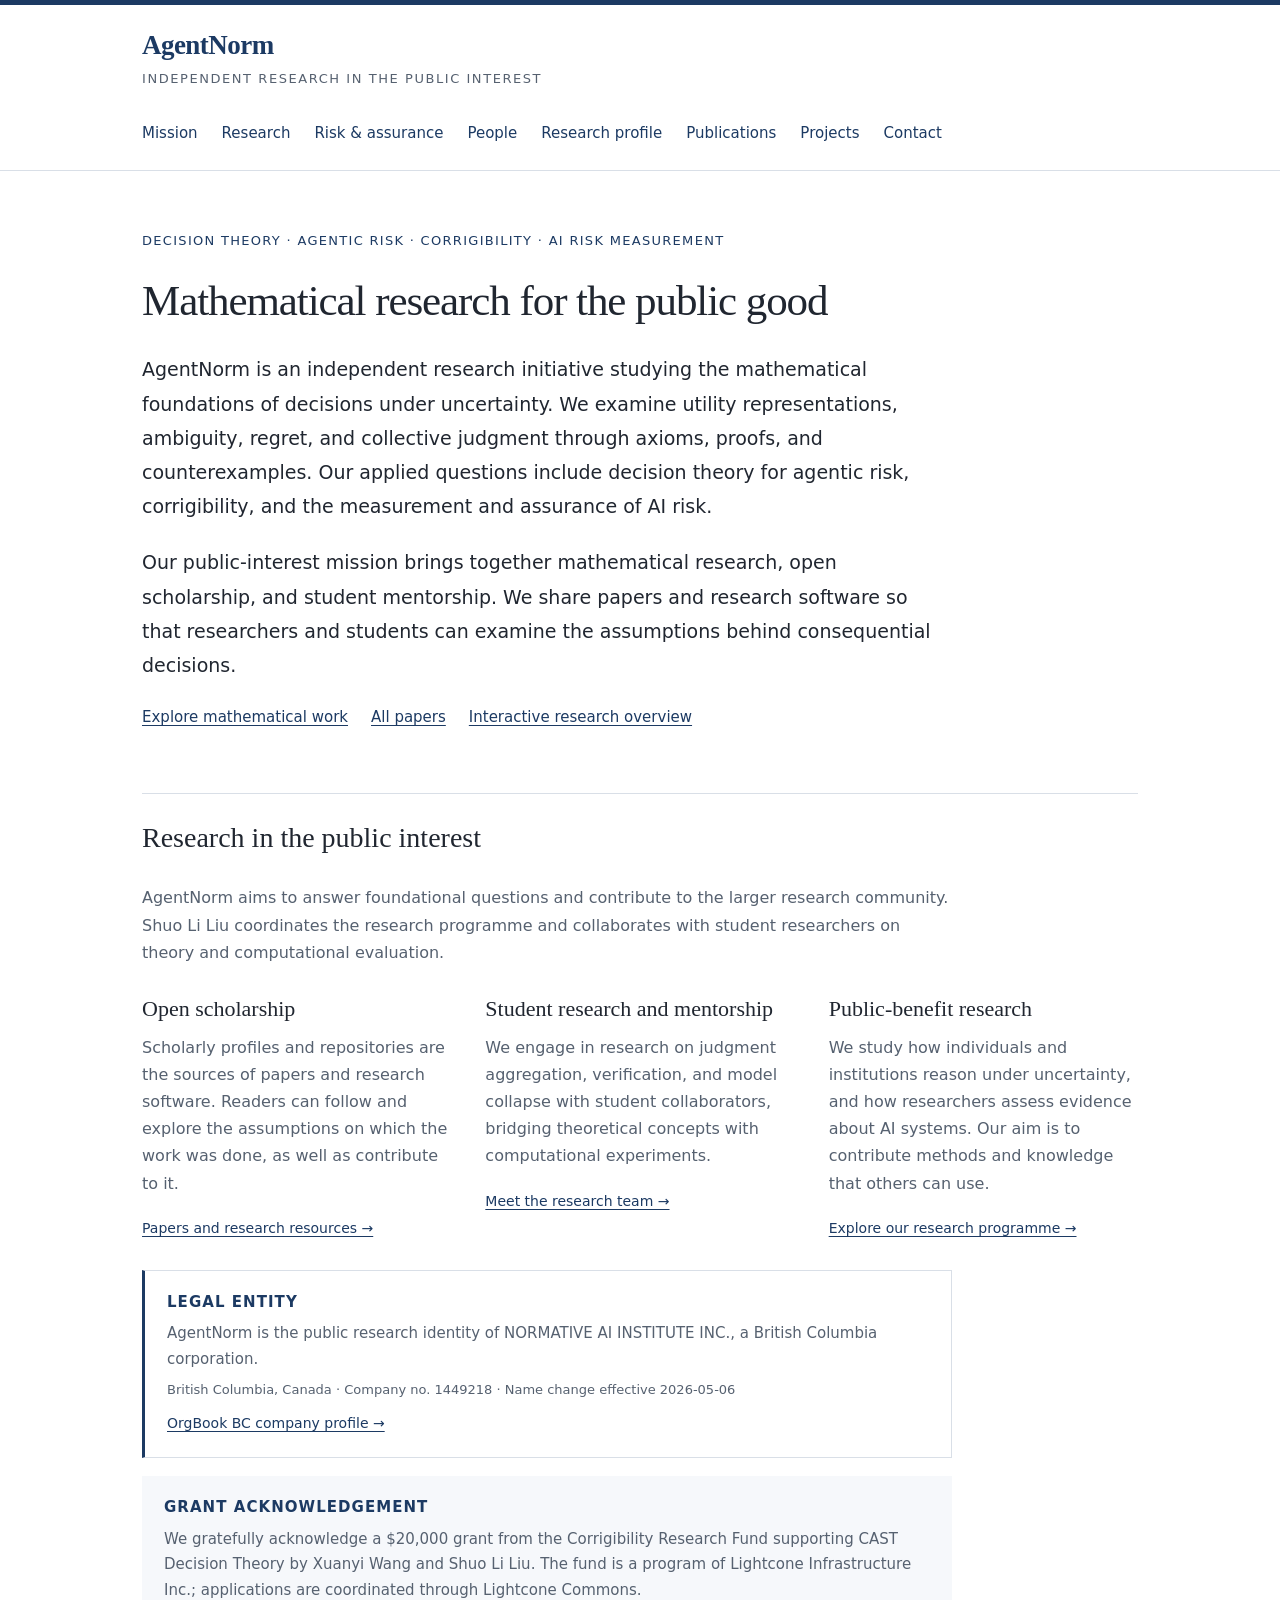
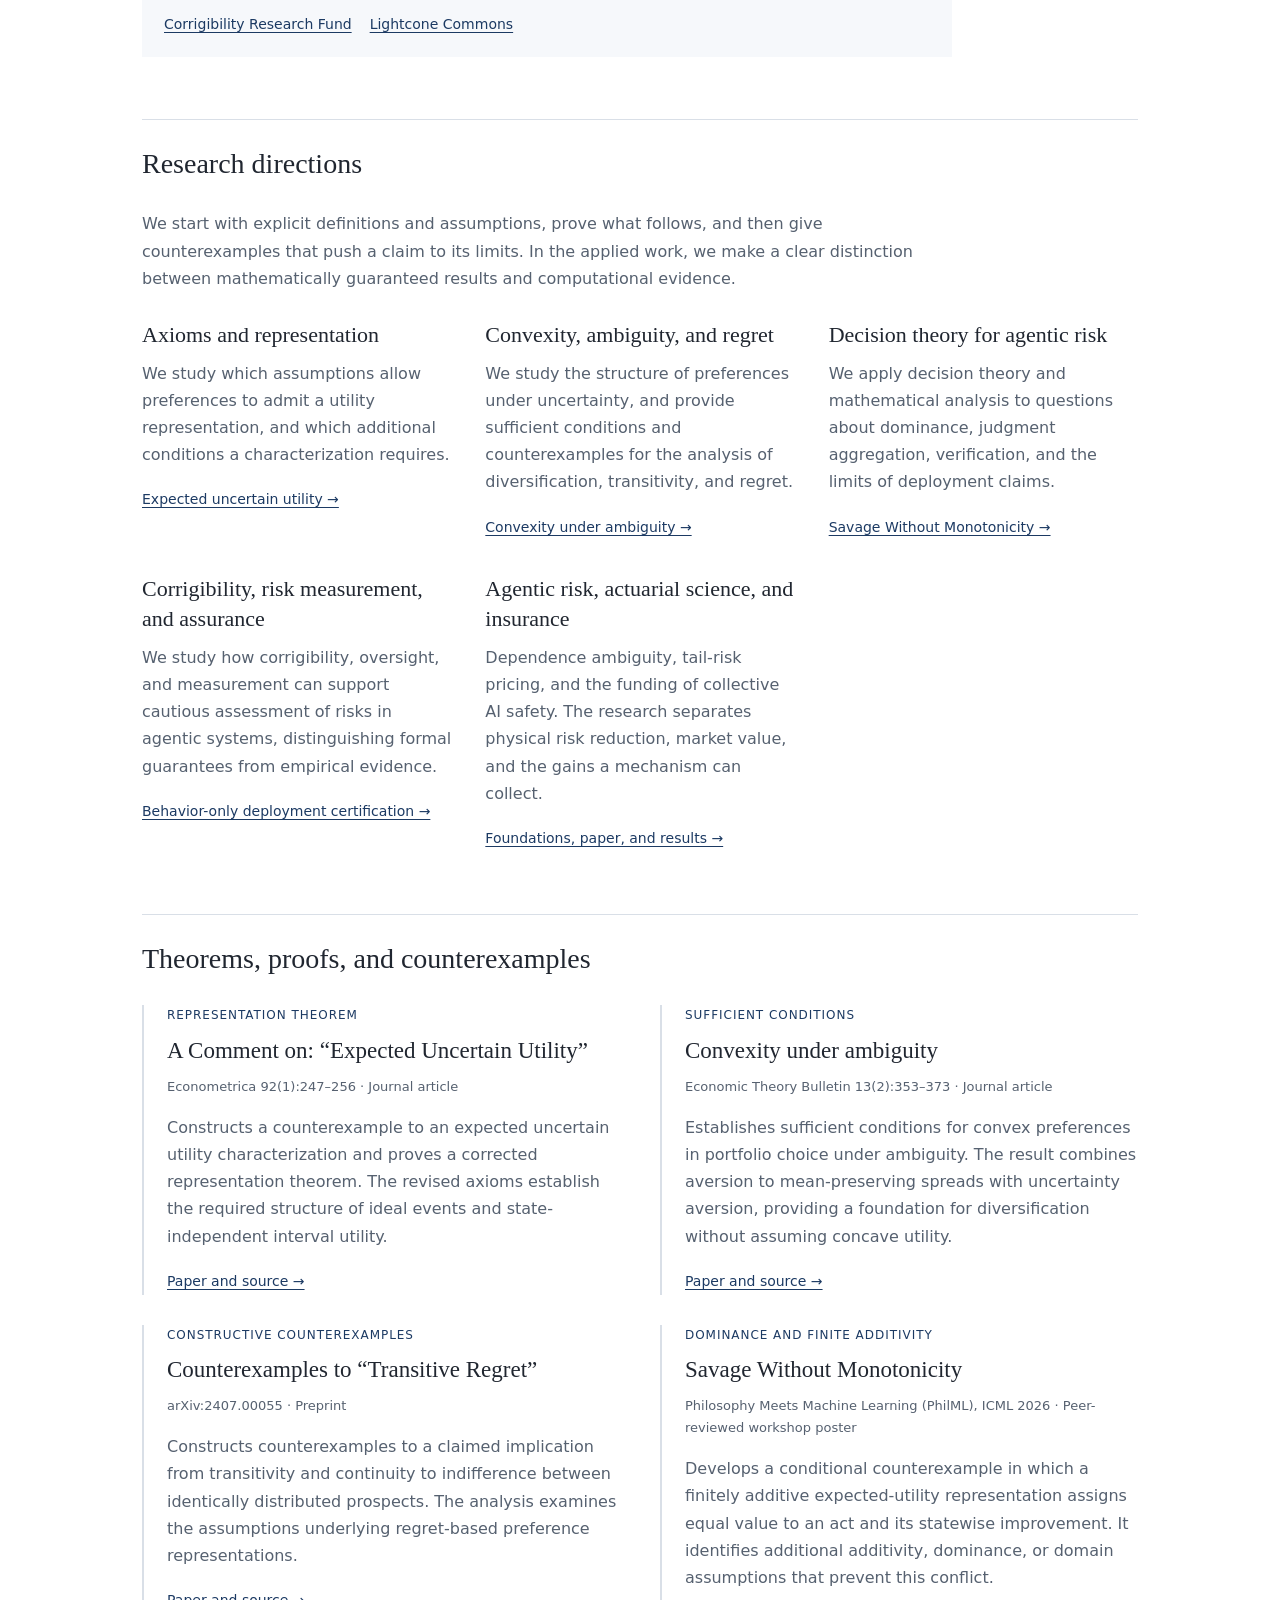
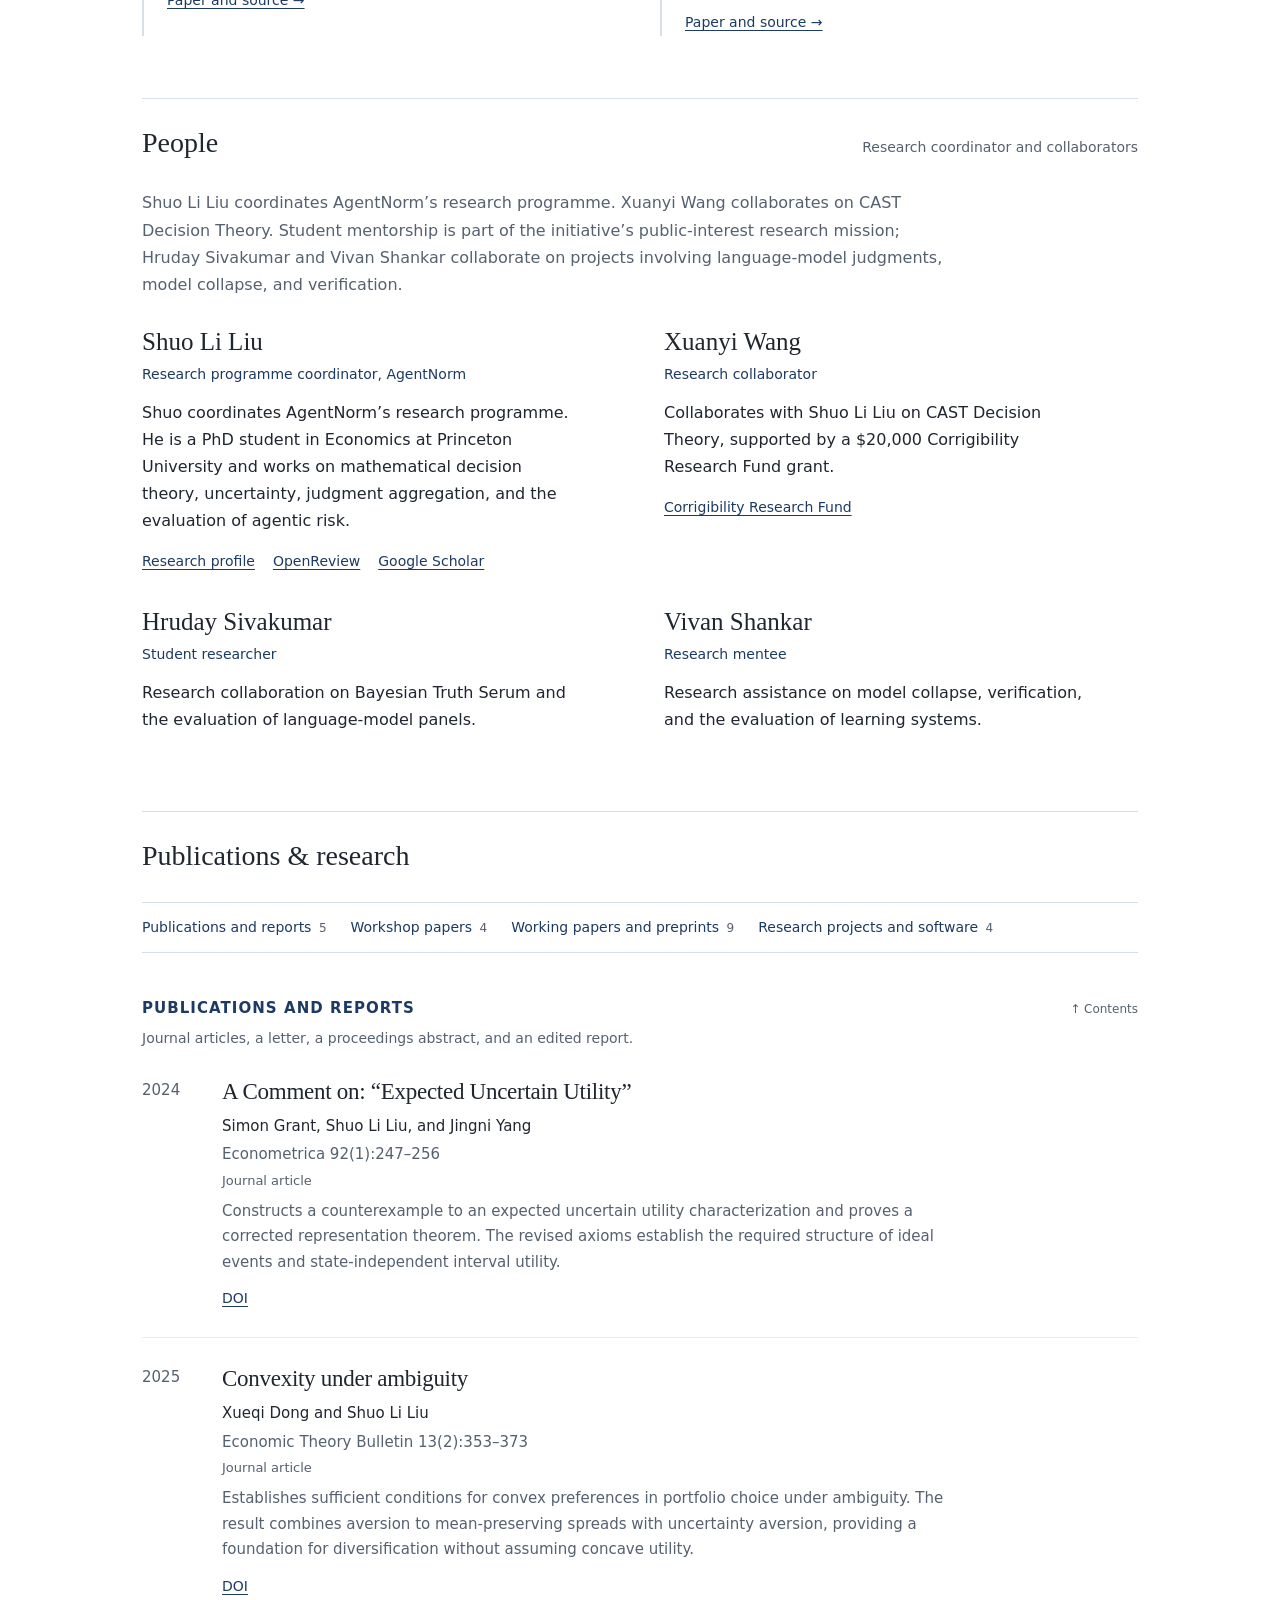
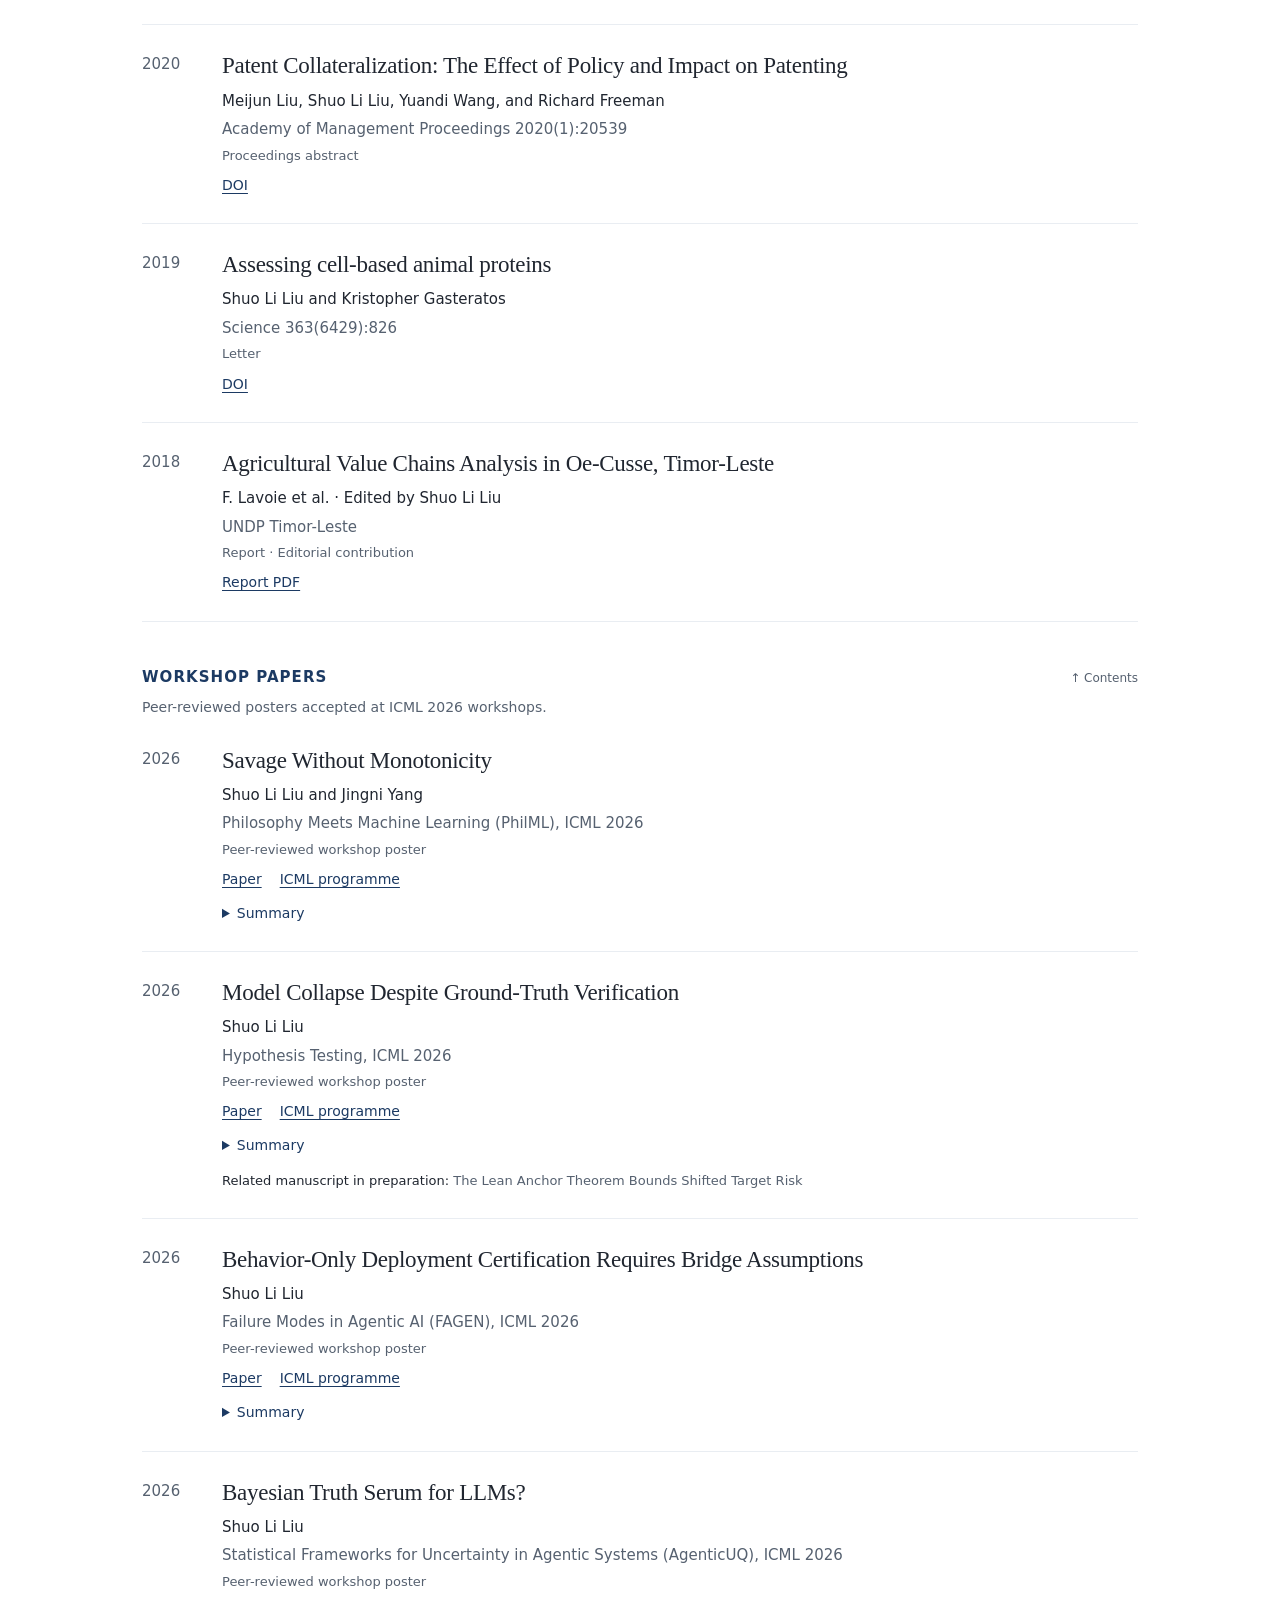
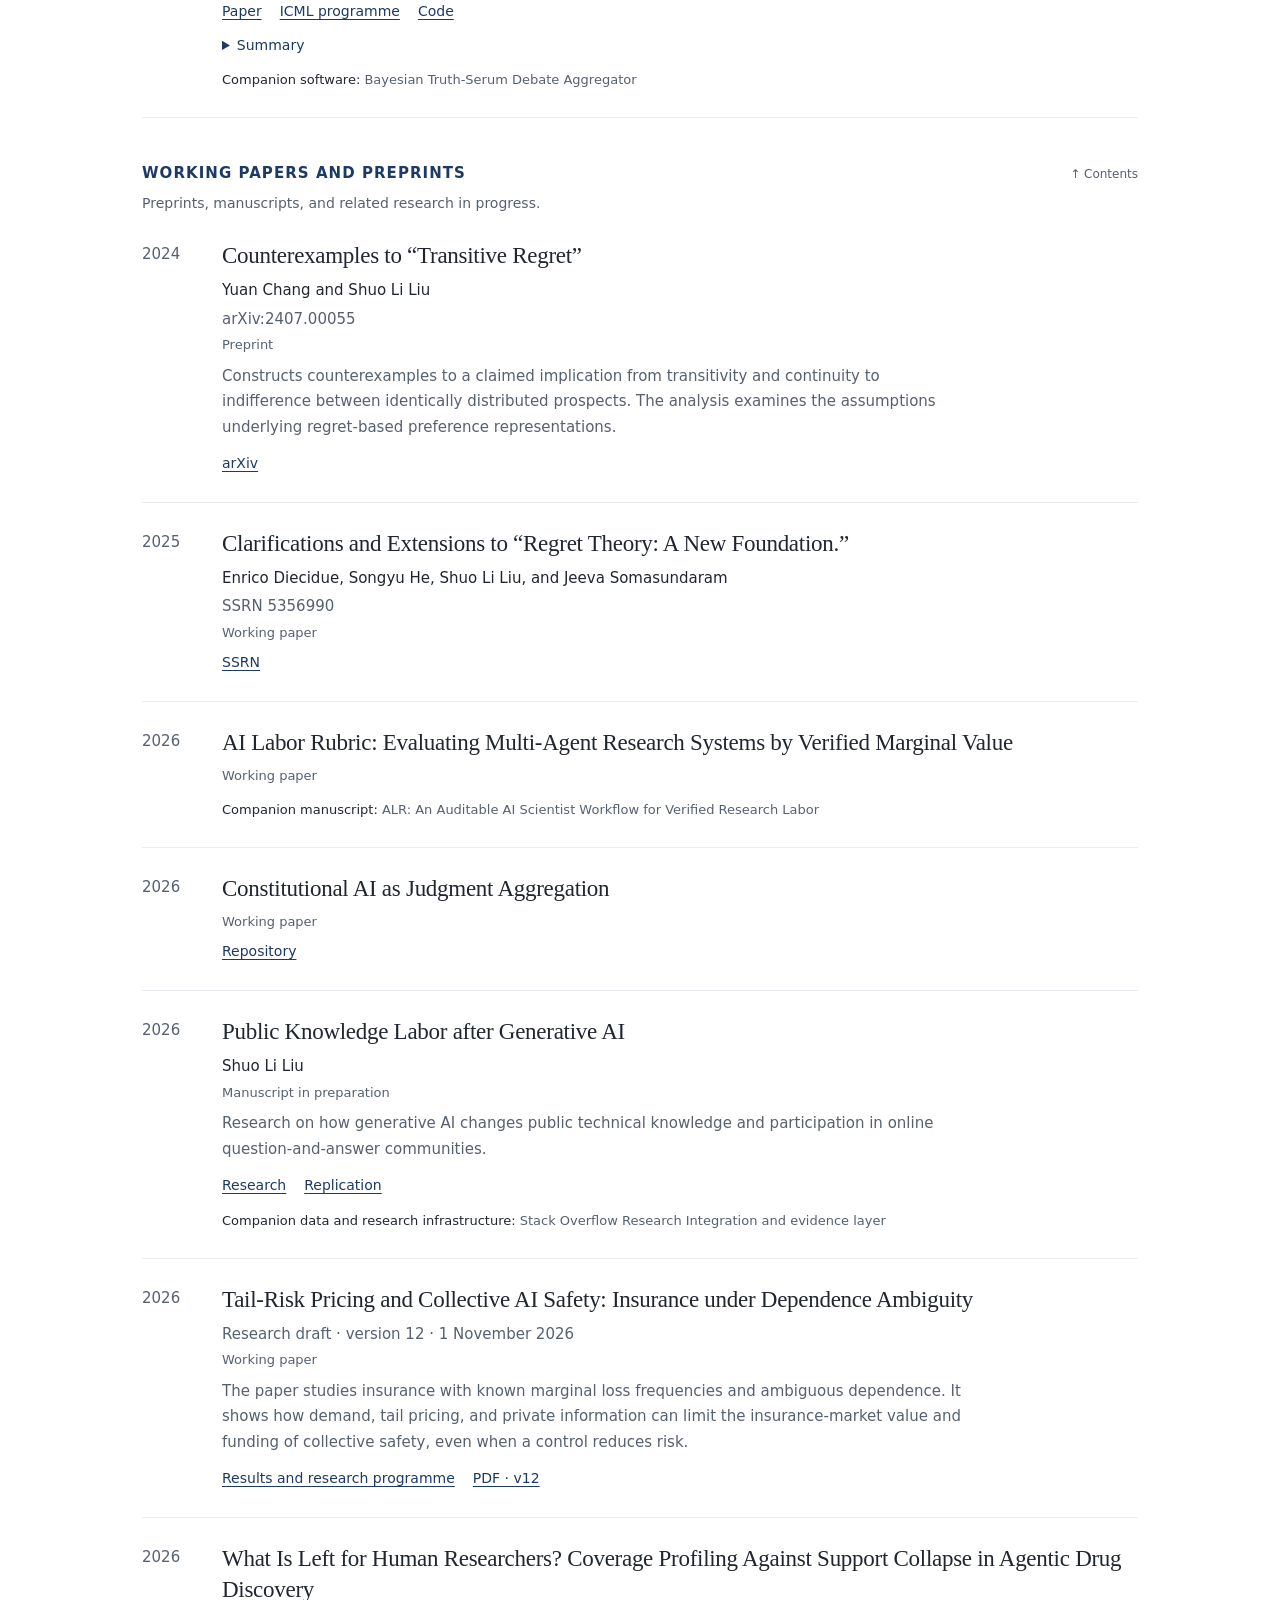
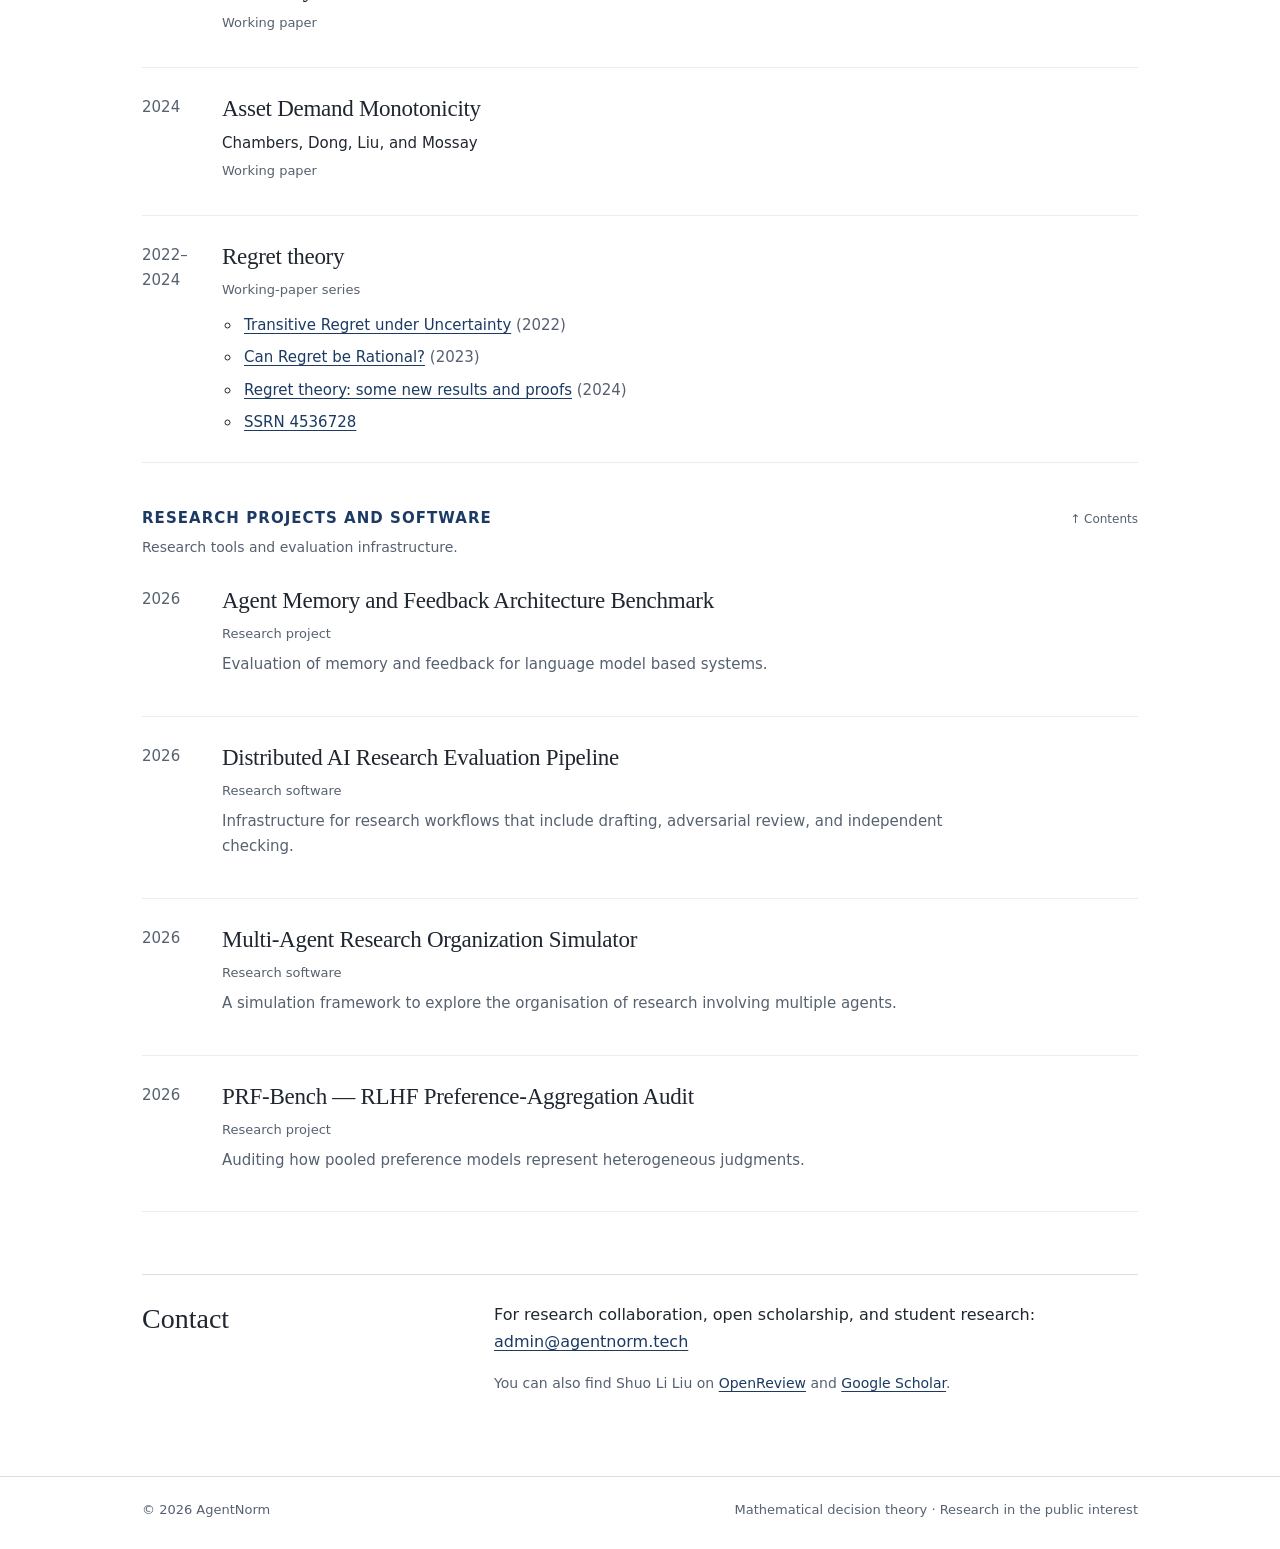
<file: index.html>
<!doctype html>
<html lang="en"><head><meta charset="utf-8"><meta name="viewport" content="width=device-width, initial-scale=1">
<title>AgentNorm | Mathematical decision theory</title>
<meta name="description" content="AgentNorm is an independent research initiative advancing mathematical decision theory, open scholarship, and student research, with applications to economics, decision theory for agentic risk, corrigibility, and AI risk measurement and assurance.">
<meta property="og:title" content="AgentNorm">
<meta property="og:description" content="AgentNorm is an independent research initiative advancing mathematical decision theory, open scholarship, and student research, with applications to economics, decision theory for agentic risk, corrigibility, and AI risk measurement and assurance.">
<meta property="og:type" content="website">
<meta property="og:url" content="https://agentnorm.tech/">
<link rel="canonical" href="https://agentnorm.tech/">
<link rel="icon" type="image/svg+xml" href="data:image/svg+xml,%3Csvg xmlns='http://www.w3.org/2000/svg' viewBox='0 0 32 32'%3E%3Crect width='32' height='32' rx='3' fill='%231c3a63'/%3E%3Cpath d='M24 7H9l8 9-8 9h15' fill='none' stroke='white' stroke-width='3' stroke-linejoin='round'/%3E%3C/svg%3E">
<style>
:root{color-scheme:light;--ink:#202630;--blue:#1c3a63;--muted:#566170;--line:#d9dfe7;--paper:#fff}
*{box-sizing:border-box}html{scroll-behavior:smooth;scroll-padding-top:2rem}body{margin:0;background:var(--paper);color:var(--ink);font:17px/1.7 system-ui,-apple-system,BlinkMacSystemFont,"Segoe UI",sans-serif}
a{color:var(--blue);text-underline-offset:.18em;text-decoration-thickness:1px}a:hover{text-decoration-thickness:2px}a:focus-visible{outline:2px solid var(--blue);outline-offset:4px}
.wrap{max-width:1080px;margin:auto;padding:0 42px}.skip{position:absolute;left:20px;top:-100px;padding:8px;background:white}.skip:focus{top:8px}
header{border-top:5px solid var(--blue);border-bottom:1px solid var(--line)}.masthead{display:flex;flex-wrap:wrap;align-items:center;justify-content:space-between;gap:2rem;padding-top:24px;padding-bottom:24px}.wordmark{flex-shrink:0;max-width:100%;font:700 27px/1.2 Georgia,"Times New Roman",serif;text-decoration:none;letter-spacing:-.02em}.wordmark small{display:block;font:13px/1.5 system-ui,sans-serif;letter-spacing:.12em;text-transform:uppercase;margin-top:8px;color:var(--muted)}nav{display:flex;gap:24px;flex-wrap:wrap;font-size:15px}nav a{text-decoration:none}nav a:hover{text-decoration:underline}
main.wrap{padding-top:58px;padding-bottom:30px}h1,h2,h3,h4{font-family:Georgia,"Times New Roman",serif;color:var(--ink);font-weight:500}h1{font-size:clamp(30px,4vw,43px);line-height:1.2;letter-spacing:-.025em;max-width:790px;margin:0 0 26px}h2{font-size:28px;line-height:1.3;margin:0}p{margin:0 0 1rem}.intro{max-width:810px;font-size:19px;line-height:1.8}.intro p{margin-bottom:22px}.small-links{display:flex;gap:23px;flex-wrap:wrap;font-size:15px;margin-top:20px}
.section{margin-top:62px;padding-top:26px;border-top:1px solid var(--line)}.section-title{display:flex;align-items:baseline;justify-content:space-between;gap:20px;margin-bottom:28px}.section-note{font-size:14px;color:var(--muted);margin:0}.research-grid{display:grid;grid-template-columns:repeat(3,minmax(0,1fr));gap:34px}.research-grid h3{font-size:22px;line-height:1.35;margin:0 0 10px}.research-grid p{font-size:16px;color:var(--muted)}.research-grid a{font-size:14px}.research-approach,.people-intro{max-width:810px;color:var(--muted);font-size:16px;margin:0 0 28px}
.people-grid{display:grid;grid-template-columns:repeat(2,minmax(0,1fr));gap:32px 48px}.person h3{font-size:25px;line-height:1.3;margin:0 0 4px}.person .role{color:var(--blue);font-size:14px;margin:0 0 12px}.person p{font-size:16px;max-width:430px}.person-links,.paper-links{display:flex;gap:18px;flex-wrap:wrap;font-size:14px}.person-links:empty,.paper-links:empty{display:none}
.publication-group{margin-top:44px}.publication-group h3{font:600 15px/1.5 system-ui,sans-serif;letter-spacing:.07em;text-transform:uppercase;color:var(--blue);margin:0}.papers{list-style:none;margin:0;padding:0}.papers>li{display:grid;grid-template-columns:64px minmax(0,1fr);gap:16px;padding:0 0 26px;margin-bottom:25px;border-bottom:1px solid #e9edf2}.papers>li:last-child{margin-bottom:0}.paper-year{font-size:15px;color:var(--muted);padding-top:2px;font-variant-numeric:tabular-nums}.papers h4{font-size:23px;line-height:1.35;margin:0 0 7px;letter-spacing:-.012em}.authors{font-size:15px;margin:0 0 3px}.venue{font-size:15px;color:var(--muted);margin:0 0 2px}.work-type{font-size:13px;color:var(--muted);margin:0 0 7px}.contact{display:grid;grid-template-columns:1fr 2fr;gap:30px}.legal-record{margin-top:28px;padding:20px 22px;border:1px solid var(--line);border-left:3px solid var(--blue);max-width:810px}.legal-record strong,.acknowledgements strong{display:block;font:600 15px/1.5 system-ui,sans-serif;letter-spacing:.07em;text-transform:uppercase;color:var(--blue);margin-bottom:8px}.legal-record p{margin:0 0 7px;font-size:15px;color:var(--muted)}.legal-record .legal-meta{font-size:13px}.legal-record a,.acknowledgements a{font-size:14px}.acknowledgements{margin-top:18px;padding:20px 22px;background:#f6f8fb;max-width:810px}.acknowledgements p{margin:0 0 10px;font-size:15px;color:var(--muted)}.ack-links{display:flex;gap:18px;flex-wrap:wrap}.contact p{font-size:16px}.contact a{overflow-wrap:anywhere}.contact .small{font-size:14px;color:var(--muted)}footer{border-top:1px solid var(--line);margin-top:35px}.footer-inner{padding-top:22px;padding-bottom:28px;display:flex;justify-content:space-between;gap:20px;font-size:13px;color:var(--muted)}
.works-nav{display:flex;gap:12px 24px;border-top:1px solid var(--line);border-bottom:1px solid var(--line);padding:14px 0;margin:24px 0 0;font-size:14px;line-height:1.5}.works-nav span{color:var(--muted);font-size:12px;margin-left:3px}.group-heading{display:flex;align-items:baseline;justify-content:space-between;gap:20px;margin-bottom:7px}.group-heading>a{font-size:12px;white-space:nowrap;text-decoration:none;color:var(--muted)}.group-note{font-size:14px;color:var(--muted);margin:0 0 25px}.work-summary{max-width:740px;font-size:15px;color:var(--muted);margin:7px 0 12px}.abstract{font-size:14px;margin-top:10px;color:var(--muted);max-width:760px}.abstract summary{cursor:pointer;color:var(--blue);width:fit-content}.abstract p{margin:9px 0 0;line-height:1.7}.related{list-style:none;padding:0;margin:13px 0 0;font-size:13px;line-height:1.6;color:var(--muted)}.related li+li{margin-top:4px}.related span{color:var(--ink)}.series{padding-left:19px;margin:12px 0 0;font-size:15px}.series li{padding-left:3px;margin-top:7px}.series span{color:var(--muted)}
.research-label{font-size:13px;text-transform:uppercase;letter-spacing:.1em;color:var(--blue);margin-bottom:15px}.mathematical-work{display:grid;grid-template-columns:repeat(2,minmax(0,1fr));gap:30px 40px}.mathematical-work article{border-left:2px solid var(--line);padding-left:23px}.mathematical-work h3{font-size:23px;line-height:1.35;margin:0 0 10px}.mathematical-work p{font-size:16px;color:var(--muted)}.mathematical-work .math-method{font-size:12px;text-transform:uppercase;letter-spacing:.08em;color:var(--blue);margin-bottom:9px}.mathematical-work .math-venue{font-size:13px}.mathematical-work a{font-size:14px}
@media(max-width:700px){.mathematical-work{grid-template-columns:1fr;gap:25px}.mathematical-work article{padding-left:16px}.wrap{padding-left:23px;padding-right:23px}.masthead{align-items:flex-start;flex-direction:column;gap:20px}nav{gap:18px}main.wrap{padding-top:36px}.intro{font-size:17px}.research-grid,.people-grid,.contact{grid-template-columns:1fr}.research-grid{gap:18px}.section{margin-top:42px}.section-title{display:block}.section-note{margin-top:8px}.papers>li{grid-template-columns:42px minmax(0,1fr);gap:10px}.papers h4{font-size:21px}.paper-year{font-size:13px;overflow-wrap:anywhere}.group-heading{align-items:flex-start}.group-heading h3{max-width:75%}.works-nav{display:grid;grid-template-columns:1fr;gap:10px}.footer-inner{flex-direction:column;gap:5px}}
@media(prefers-reduced-motion:reduce){html{scroll-behavior:auto}}@media print{header{border-top:0}nav,.small-links{display:none}.wrap{max-width:none;padding:0}body{font-size:11pt}.section{margin-top:24px;break-inside:avoid}.papers>li,.person{break-inside:avoid}a{color:inherit}footer{margin-top:20px}}
</style></head><body><a class="skip" href="#main">Skip to content</a>
<header><div class="wrap masthead"><a class="wordmark" href="#main">AgentNorm<small>Independent research in the public interest</small></a><nav aria-label="Main navigation"><a href="#mission">Mission</a><a href="#research">Research</a><a href="agentic-risk-insurance.html">Risk &amp; assurance</a><a href="#people">People</a><a href="/shuo-li-liu.html">Research profile</a><a href="#works">Publications</a><a href="#group-projects">Projects</a><a href="#contact">Contact</a></nav></div></header>
<main class="wrap" id="main"><div class="intro"><p class="research-label">Decision theory · Agentic risk · Corrigibility · AI risk measurement</p><h1>Mathematical research for the public good</h1><p>AgentNorm is an independent research initiative studying the mathematical foundations of decisions under uncertainty. We examine utility representations, ambiguity, regret, and collective judgment through axioms, proofs, and counterexamples. Our applied questions include decision theory for agentic risk, corrigibility, and the measurement and assurance of AI risk.</p><p>Our public-interest mission brings together mathematical research, open scholarship, and student mentorship. We share papers and research software so that researchers and students can examine the assumptions behind consequential decisions.</p><div class="small-links"><a href="#mathematics">Explore mathematical work</a><a href="#works">All papers</a><a href="https://normativeai.mywire.org/">Interactive research overview</a></div></div>
<section class="section" id="mission"><div class="section-title"><h2>Research in the public interest</h2></div><p class="research-approach">AgentNorm aims to answer foundational questions and contribute to the larger research community. Shuo Li Liu coordinates the research programme and collaborates with student researchers on theory and computational evaluation.</p><div class="research-grid"><article><h3>Open scholarship</h3><p>Scholarly profiles and repositories are the sources of papers and research software. Readers can follow and explore the assumptions on which the work was done, as well as contribute to it.</p><a href="#works">Papers and research resources →</a></article><article><h3>Student research and mentorship</h3><p>We engage in research on judgment aggregation, verification, and model collapse with student collaborators, bridging theoretical concepts with computational experiments.</p><a href="#people">Meet the research team →</a></article><article><h3>Public-benefit research</h3><p>We study how individuals and institutions reason under uncertainty, and how researchers assess evidence about AI systems. Our aim is to contribute methods and knowledge that others can use.</p><a href="#research">Explore our research programme →</a></article></div><div class="legal-record"><strong>Legal entity</strong><p>AgentNorm is the public research identity of NORMATIVE AI INSTITUTE INC., a British Columbia corporation.</p><p class="legal-meta">British Columbia, Canada · Company no. 1449218 · Name change effective 2026-05-06</p><a href="https://orgbook.gov.bc.ca/entity/BC1449218/type/registration.registries.ca">OrgBook BC company profile →</a></div><div class="acknowledgements"><strong>Grant acknowledgement</strong><p>We gratefully acknowledge a $20,000 grant from the Corrigibility Research Fund supporting CAST Decision Theory by Xuanyi Wang and Shuo Li Liu. The fund is a program of Lightcone Infrastructure Inc.; applications are coordinated through Lightcone Commons.</p><div class="ack-links"><a href="https://corrigibilityresearch.org/">Corrigibility Research Fund</a><a href="https://www.lightconecommons.com/">Lightcone Commons</a></div></div></section>
<section class="section" id="research"><div class="section-title"><h2>Research directions</h2></div><p class="research-approach">We start with explicit definitions and assumptions, prove what follows, and then give counterexamples that push a claim to its limits. In the applied work, we make a clear distinction between mathematically guaranteed results and computational evidence.</p><div class="research-grid"><article><h3>Axioms and representation</h3><p>We study which assumptions allow preferences to admit a utility representation, and which additional conditions a characterization requires.</p><a href="#uncertain-utility">Expected uncertain utility →</a></article><article><h3>Convexity, ambiguity, and regret</h3><p>We study the structure of preferences under uncertainty, and provide sufficient conditions and counterexamples for the analysis of diversification, transitivity, and regret.</p><a href="#convexity">Convexity under ambiguity →</a></article><article><h3>Decision theory for agentic risk</h3><p>We apply decision theory and mathematical analysis to questions about dominance, judgment aggregation, verification, and the limits of deployment claims.</p><a href="#savage">Savage Without Monotonicity →</a></article><article><h3>Corrigibility, risk measurement, and assurance</h3><p>We study how corrigibility, oversight, and measurement can support cautious assessment of risks in agentic systems, distinguishing formal guarantees from empirical evidence.</p><a href="#behavior-certification">Behavior-only deployment certification →</a></article><article><h3>Agentic risk, actuarial science, and insurance</h3><p>Dependence ambiguity, tail-risk pricing, and the funding of collective AI safety. The research separates physical risk reduction, market value, and the gains a mechanism can collect.</p><a href="agentic-risk-insurance.html">Foundations, paper, and results →</a></article></div></section>
<section class="section" id="mathematics"><div class="section-title"><h2>Theorems, proofs, and counterexamples</h2></div><div class="mathematical-work"><article><p class="math-method">Representation theorem</p><h3>A Comment on: “Expected Uncertain Utility”</h3><p class="math-venue">Econometrica 92(1):247–256 · Journal article</p><p>Constructs a counterexample to an expected uncertain utility characterization and proves a corrected representation theorem. The revised axioms establish the required structure of ideal events and state-independent interval utility.</p><a href="#uncertain-utility">Paper and source →</a></article><article><p class="math-method">Sufficient conditions</p><h3>Convexity under ambiguity</h3><p class="math-venue">Economic Theory Bulletin 13(2):353–373 · Journal article</p><p>Establishes sufficient conditions for convex preferences in portfolio choice under ambiguity. The result combines aversion to mean-preserving spreads with uncertainty aversion, providing a foundation for diversification without assuming concave utility.</p><a href="#convexity">Paper and source →</a></article><article><p class="math-method">Constructive counterexamples</p><h3>Counterexamples to “Transitive Regret”</h3><p class="math-venue">arXiv:2407.00055 · Preprint</p><p>Constructs counterexamples to a claimed implication from transitivity and continuity to indifference between identically distributed prospects. The analysis examines the assumptions underlying regret-based preference representations.</p><a href="#transitive-regret">Paper and source →</a></article><article><p class="math-method">Dominance and finite additivity</p><h3>Savage Without Monotonicity</h3><p class="math-venue">Philosophy Meets Machine Learning (PhilML), ICML 2026 · Peer-reviewed workshop poster</p><p>Develops a conditional counterexample in which a finitely additive expected-utility representation assigns equal value to an act and its statewise improvement. It identifies additional additivity, dominance, or domain assumptions that prevent this conflict.</p><a href="#savage">Paper and source →</a></article></div></section>
<section class="section" id="people"><div class="section-title"><h2>People</h2><p class="section-note">Research coordinator and collaborators</p></div><p class="people-intro">Shuo Li Liu coordinates AgentNorm’s research programme. Xuanyi Wang collaborates on CAST Decision Theory. Student mentorship is part of the initiative’s public-interest research mission; Hruday Sivakumar and Vivan Shankar collaborate on projects involving language-model judgments, model collapse, and verification.</p><div class="people-grid"><article class="person"><h3>Shuo Li Liu</h3><p class="role">Research programme coordinator, AgentNorm</p><p>Shuo coordinates AgentNorm’s research programme. He is a PhD student in Economics at Princeton University and works on mathematical decision theory, uncertainty, judgment aggregation, and the evaluation of agentic risk.</p><div class="person-links"><a href="/shuo-li-liu.html">Research profile</a><a href="https://openreview.net/profile?id=~Shuo_Li_Liu1">OpenReview</a><a href="https://scholar.google.com/citations?user=dwj1oxIAAAAJ">Google Scholar</a></div></article><article class="person"><h3>Xuanyi Wang</h3><p class="role">Research collaborator</p><p>Collaborates with Shuo Li Liu on CAST Decision Theory, supported by a $20,000 Corrigibility Research Fund grant.</p><div class="person-links"><a href="https://corrigibilityresearch.org/">Corrigibility Research Fund</a></div></article><article class="person"><h3>Hruday Sivakumar</h3><p class="role">Student researcher</p><p>Research collaboration on Bayesian Truth Serum and the evaluation of language-model panels.</p><div class="person-links"></div></article><article class="person"><h3>Vivan Shankar</h3><p class="role">Research mentee</p><p>Research assistance on model collapse, verification, and the evaluation of learning systems.</p><div class="person-links"></div></article></div></section>
<section class="section" id="works"><div class="section-title"><h2>Publications &amp; research</h2></div><nav class="works-nav" aria-label="Research contents"><a href="#group-publications">Publications and reports <span>5</span></a><a href="#group-workshops">Workshop papers <span>4</span></a><a href="#group-working">Working papers and preprints <span>9</span></a><a href="#group-projects">Research projects and software <span>4</span></a></nav><section class="publication-group" aria-labelledby="group-publications"><div class="group-heading"><h3 id="group-publications">Publications and reports</h3><a href="#works" aria-label="Back to research contents">↑ Contents</a></div><p class="group-note">Journal articles, a letter, a proceedings abstract, and an edited report.</p><ol class="papers"><li id="uncertain-utility"><div class="paper-year">2024</div><article><h4>A Comment on: “Expected Uncertain Utility”</h4><p class="authors">Simon Grant, Shuo Li Liu, and Jingni Yang</p><p class="venue">Econometrica 92(1):247–256</p><p class="work-type">Journal article</p><p class="work-summary">Constructs a counterexample to an expected uncertain utility characterization and proves a corrected representation theorem. The revised axioms establish the required structure of ideal events and state-independent interval utility.</p><div class="paper-links"><a href="https://doi.org/10.3982/ECTA21843">DOI</a></div></article></li><li id="convexity"><div class="paper-year">2025</div><article><h4>Convexity under ambiguity</h4><p class="authors">Xueqi Dong and Shuo Li Liu</p><p class="venue">Economic Theory Bulletin 13(2):353–373</p><p class="work-type">Journal article</p><p class="work-summary">Establishes sufficient conditions for convex preferences in portfolio choice under ambiguity. The result combines aversion to mean-preserving spreads with uncertainty aversion, providing a foundation for diversification without assuming concave utility.</p><div class="paper-links"><a href="https://doi.org/10.1007/s40505-025-00300-5">DOI</a></div></article></li><li id="patent-collateralization"><div class="paper-year">2020</div><article><h4>Patent Collateralization: The Effect of Policy and Impact on Patenting</h4><p class="authors">Meijun Liu, Shuo Li Liu, Yuandi Wang, and Richard Freeman</p><p class="venue">Academy of Management Proceedings 2020(1):20539</p><p class="work-type">Proceedings abstract</p><div class="paper-links"><a href="https://doi.org/10.5465/AMBPP.2020.20539abstract">DOI</a></div></article></li><li id="cell-proteins"><div class="paper-year">2019</div><article><h4>Assessing cell-based animal proteins</h4><p class="authors">Shuo Li Liu and Kristopher Gasteratos</p><p class="venue">Science 363(6429):826</p><p class="work-type">Letter</p><div class="paper-links"><a href="https://doi.org/10.1126/science.aau3905">DOI</a></div></article></li><li id="undp-value-chains"><div class="paper-year">2018</div><article><h4>Agricultural Value Chains Analysis in Oe-Cusse, Timor-Leste</h4><p class="authors">F. Lavoie et al. · Edited by Shuo Li Liu</p><p class="venue">UNDP Timor-Leste</p><p class="work-type">Report · Editorial contribution</p><div class="paper-links"><a href="https://files.acquia.undp.org/public/migration/tl/COMP-Brosura-Value-chain-analysis-Press.pdf">Report PDF</a></div></article></li></ol></section><section class="publication-group" aria-labelledby="group-workshops"><div class="group-heading"><h3 id="group-workshops">Workshop papers</h3><a href="#works" aria-label="Back to research contents">↑ Contents</a></div><p class="group-note">Peer-reviewed posters accepted at ICML 2026 workshops.</p><ol class="papers"><li id="savage"><div class="paper-year">2026</div><article><h4>Savage Without Monotonicity</h4><p class="authors">Shuo Li Liu and Jingni Yang</p><p class="venue">Philosophy Meets Machine Learning (PhilML), ICML 2026</p><p class="work-type">Peer-reviewed workshop poster</p><div class="paper-links"><a href="https://openreview.net/forum?id=BlHRDwcAJe">Paper</a><a href="https://icml.cc/virtual/2026/77482">ICML programme</a></div><details class="abstract"><summary>Summary</summary><p>Develops a conditional counterexample in which a finitely additive expected-utility representation assigns equal value to an act and its statewise improvement. It identifies additional additivity, dominance, or domain assumptions that prevent this conflict.</p></details></article></li><li id="model-collapse"><div class="paper-year">2026</div><article><h4>Model Collapse Despite Ground-Truth Verification</h4><p class="authors">Shuo Li Liu</p><p class="venue">Hypothesis Testing, ICML 2026</p><p class="work-type">Peer-reviewed workshop poster</p><div class="paper-links"><a href="https://openreview.net/forum?id=ydSgbL5xvC">Paper</a><a href="https://icml.cc/virtual/2026/79979">ICML programme</a></div><details class="abstract"><summary>Summary</summary><p>Separates exact verification of generated artifacts from coverage of the target task population, showing how missing task types limit risk identification and developing an audit bound for target-risk claims.</p></details><ul class="related"><li><span>Related manuscript in preparation:</span> The Lean Anchor Theorem Bounds Shifted Target Risk</li></ul></article></li><li id="behavior-certification"><div class="paper-year">2026</div><article><h4>Behavior-Only Deployment Certification Requires Bridge Assumptions</h4><p class="authors">Shuo Li Liu</p><p class="venue">Failure Modes in Agentic AI (FAGEN), ICML 2026</p><p class="work-type">Peer-reviewed workshop poster</p><div class="paper-links"><a href="https://openreview.net/forum?id=L89pUs9uQP">Paper</a><a href="https://icml.cc/virtual/2026/77949">ICML programme</a></div><details class="abstract"><summary>Summary</summary><p>Shows why behavioral evaluation alone cannot certify deployment safety without assumptions connecting evaluation and deployment histories, and quantifies the sample cost of detecting rarely reached failures.</p></details></article></li><li id="bts-llms"><div class="paper-year">2026</div><article><h4>Bayesian Truth Serum for LLMs?</h4><p class="authors">Shuo Li Liu</p><p class="venue">Statistical Frameworks for Uncertainty in Agentic Systems (AgenticUQ), ICML 2026</p><p class="work-type">Peer-reviewed workshop poster</p><div class="paper-links"><a href="https://openreview.net/forum?id=p71WQTxxKz">Paper</a><a href="https://icml.cc/virtual/2026/74483">ICML programme</a><a href="https://github.com/liusulldel/truth-serum-debate">Code</a></div><details class="abstract"><summary>Summary</summary><p>Tests Bayesian Truth Serum aggregation for language-model panels, finding lower accuracy than majority voting but improved calibration on the evaluated review and benchmark tasks.</p></details><ul class="related"><li><span>Companion software:</span> Bayesian Truth-Serum Debate Aggregator</li></ul></article></li></ol></section><section class="publication-group" aria-labelledby="group-working"><div class="group-heading"><h3 id="group-working">Working papers and preprints</h3><a href="#works" aria-label="Back to research contents">↑ Contents</a></div><p class="group-note">Preprints, manuscripts, and related research in progress.</p><ol class="papers"><li id="transitive-regret"><div class="paper-year">2024</div><article><h4>Counterexamples to “Transitive Regret”</h4><p class="authors">Yuan Chang and Shuo Li Liu</p><p class="venue">arXiv:2407.00055</p><p class="work-type">Preprint</p><p class="work-summary">Constructs counterexamples to a claimed implication from transitivity and continuity to indifference between identically distributed prospects. The analysis examines the assumptions underlying regret-based preference representations.</p><div class="paper-links"><a href="https://arxiv.org/abs/2407.00055">arXiv</a></div></article></li><li id="clarifications-regret"><div class="paper-year">2025</div><article><h4>Clarifications and Extensions to “Regret Theory: A New Foundation.”</h4><p class="authors">Enrico Diecidue, Songyu He, Shuo Li Liu, and Jeeva Somasundaram</p><p class="venue">SSRN 5356990</p><p class="work-type">Working paper</p><div class="paper-links"><a href="https://papers.ssrn.com/sol3/papers.cfm?abstract_id=5356990">SSRN</a></div></article></li><li id="ai-labor-rubric"><div class="paper-year">2026</div><article><h4>AI Labor Rubric: Evaluating Multi-Agent Research Systems by Verified Marginal Value</h4><p class="work-type">Working paper</p><div class="paper-links"></div><ul class="related"><li><span>Companion manuscript:</span> ALR: An Auditable AI Scientist Workflow for Verified Research Labor</li></ul></article></li><li id="constitutional-aggregation"><div class="paper-year">2026</div><article><h4>Constitutional AI as Judgment Aggregation</h4><p class="work-type">Working paper</p><div class="paper-links"><a href="https://github.com/liusulldel/constitutional-trilemma">Repository</a></div></article></li><li id="public-knowledge"><div class="paper-year">2026</div><article><h4>Public Knowledge Labor after Generative AI</h4><p class="authors">Shuo Li Liu</p><p class="work-type">Manuscript in preparation</p><p class="work-summary">Research on how generative AI changes public technical knowledge and participation in online question-and-answer communities.</p><div class="paper-links"><a href="https://github.com/liusulldel/who-still-answers">Research</a><a href="https://github.com/liusulldel/stackoverflow-chatgpt-governance">Replication</a></div><ul class="related"><li><span>Companion data and research infrastructure:</span> Stack Overflow Research Integration and evidence layer</li></ul></article></li><li id="ai-insurance"><div class="paper-year">2026</div><article><h4>Tail-Risk Pricing and Collective AI Safety: Insurance under Dependence Ambiguity</h4><p class="venue">Research draft · version 12 · 1 November 2026</p><p class="work-type">Working paper</p><p class="work-summary">The paper studies insurance with known marginal loss frequencies and ambiguous dependence. It shows how demand, tail pricing, and private information can limit the insurance-market value and funding of collective safety, even when a control reduces risk.</p><div class="paper-links"><a href="agentic-risk-insurance.html">Results and research programme</a><a href="tail-risk-pricing-ai-insurance-v12.pdf">PDF · v12</a></div></article></li><li id="coverage-drug-discovery"><div class="paper-year">2026</div><article><h4>What Is Left for Human Researchers? Coverage Profiling Against Support Collapse in Agentic Drug Discovery</h4><p class="work-type">Working paper</p><div class="paper-links"></div></article></li><li id="asset-demand"><div class="paper-year">2024</div><article><h4>Asset Demand Monotonicity</h4><p class="authors">Chambers, Dong, Liu, and Mossay</p><p class="work-type">Working paper</p><div class="paper-links"></div></article></li><li id="regret-series"><div class="paper-year">2022–2024</div><article><h4>Regret theory</h4><p class="work-type">Working-paper series</p><div class="paper-links"></div><ul class="series"><li><a href="https://papers.ssrn.com/sol3/papers.cfm?abstract_id=4148486">Transitive Regret under Uncertainty</a> <span>(2022)</span></li><li><a href="https://papers.ssrn.com/sol3/papers.cfm?abstract_id=4437540">Can Regret be Rational?</a> <span>(2023)</span></li><li><a href="https://papers.ssrn.com/sol3/papers.cfm?abstract_id=4437546">Regret theory: some new results and proofs</a> <span>(2024)</span></li><li><a href="https://papers.ssrn.com/sol3/papers.cfm?abstract_id=4536728">SSRN 4536728</a></li></ul></article></li></ol></section><section class="publication-group" aria-labelledby="group-projects"><div class="group-heading"><h3 id="group-projects">Research projects and software</h3><a href="#works" aria-label="Back to research contents">↑ Contents</a></div><p class="group-note">Research tools and evaluation infrastructure.</p><ol class="papers"><li id="agent-memory"><div class="paper-year">2026</div><article><h4>Agent Memory and Feedback Architecture Benchmark</h4><p class="work-type">Research project</p><p class="work-summary">Evaluation of memory and feedback for language model based systems.</p><div class="paper-links"></div></article></li><li id="distributed-evaluation"><div class="paper-year">2026</div><article><h4>Distributed AI Research Evaluation Pipeline</h4><p class="work-type">Research software</p><p class="work-summary">Infrastructure for research workflows that include drafting, adversarial review, and independent checking.</p><div class="paper-links"></div></article></li><li id="organization-simulator"><div class="paper-year">2026</div><article><h4>Multi-Agent Research Organization Simulator</h4><p class="work-type">Research software</p><p class="work-summary">A simulation framework to explore the organisation of research involving multiple agents.</p><div class="paper-links"></div></article></li><li id="prf-bench"><div class="paper-year">2026</div><article><h4>PRF-Bench — RLHF Preference-Aggregation Audit</h4><p class="work-type">Research project</p><p class="work-summary">Auditing how pooled preference models represent heterogeneous judgments.</p><div class="paper-links"></div></article></li></ol></section></section>
<section class="section contact" id="contact"><h2>Contact</h2><div><p>For research collaboration, open scholarship, and student research:<br><a href="mailto:admin@agentnorm.tech">admin@agentnorm.tech</a></p><p class="small">You can also find Shuo Li Liu on <a href="https://openreview.net/profile?id=~Shuo_Li_Liu1">OpenReview</a> and <a href="https://scholar.google.com/citations?user=dwj1oxIAAAAJ">Google Scholar</a>.</p></div></section>
</main><footer><div class="wrap footer-inner"><span>© 2026 AgentNorm</span><span>Mathematical decision theory · Research in the public interest</span></div></footer></body></html>
</file>
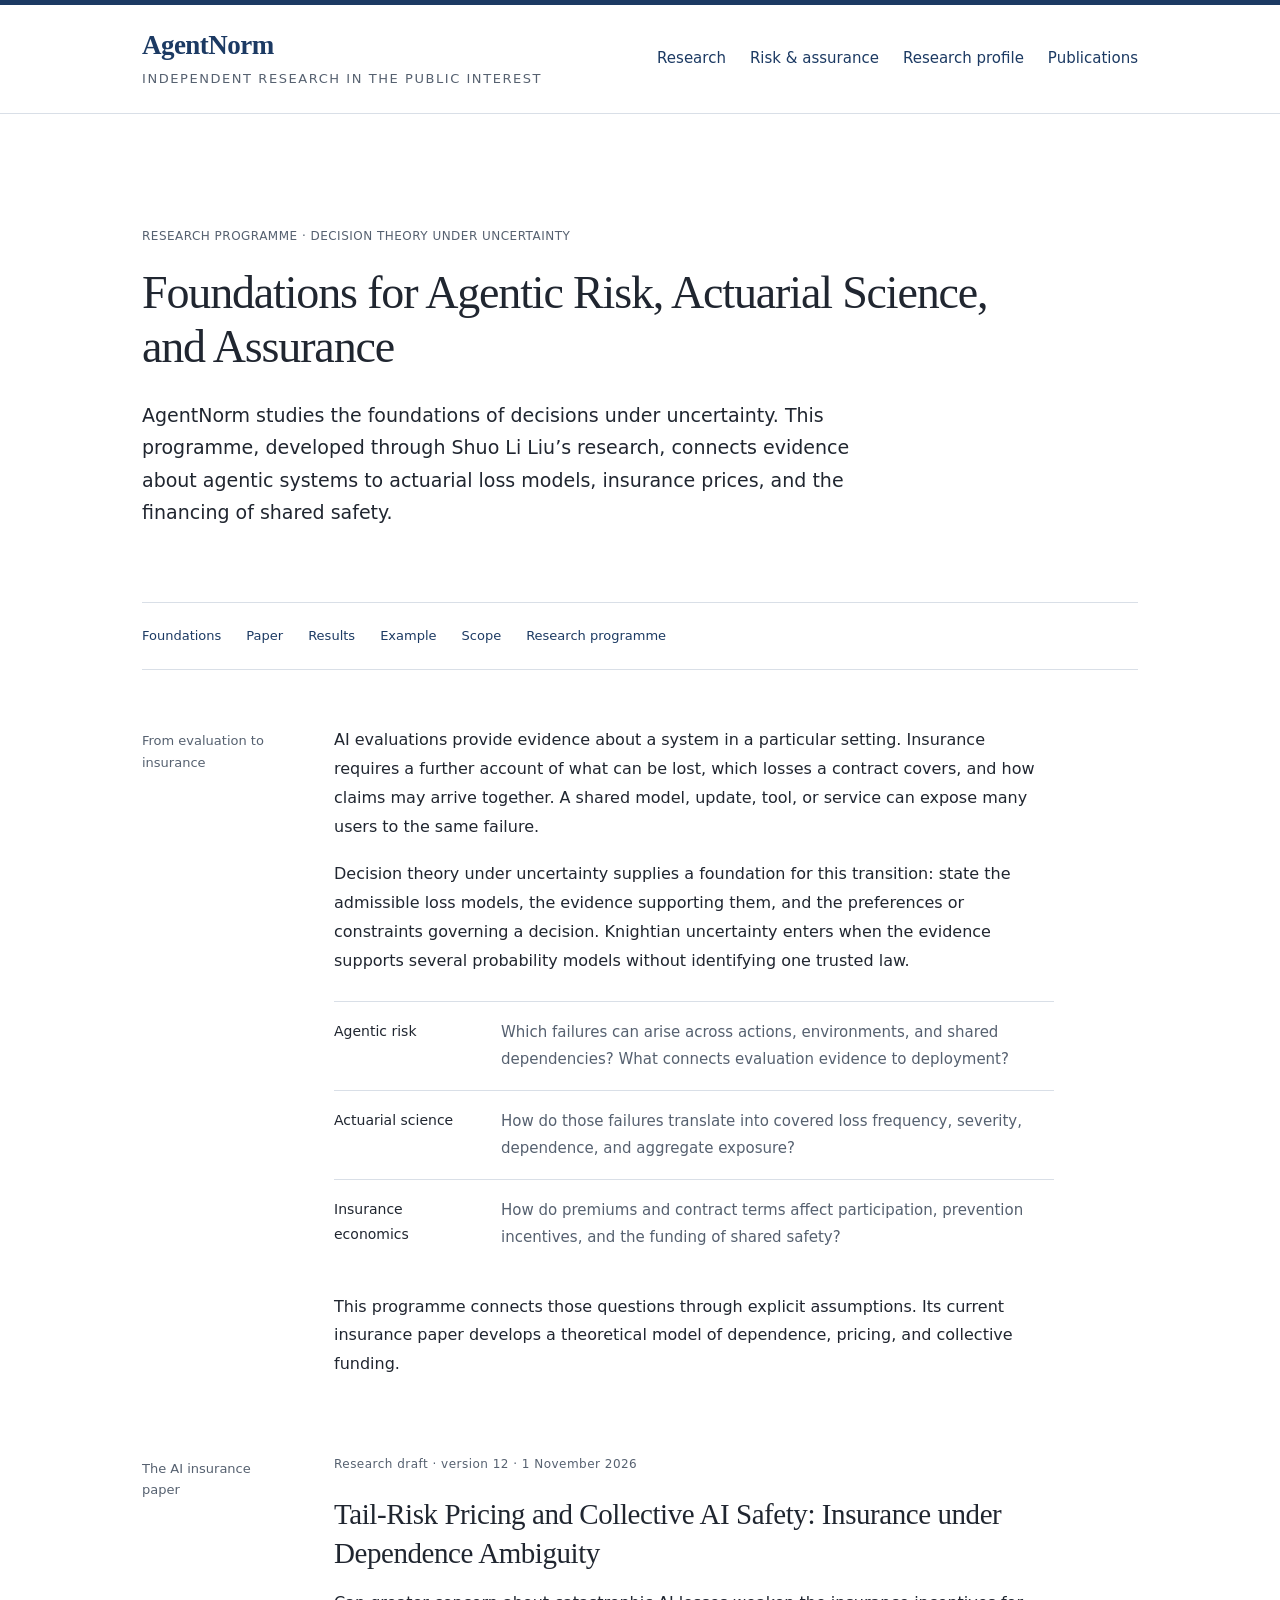
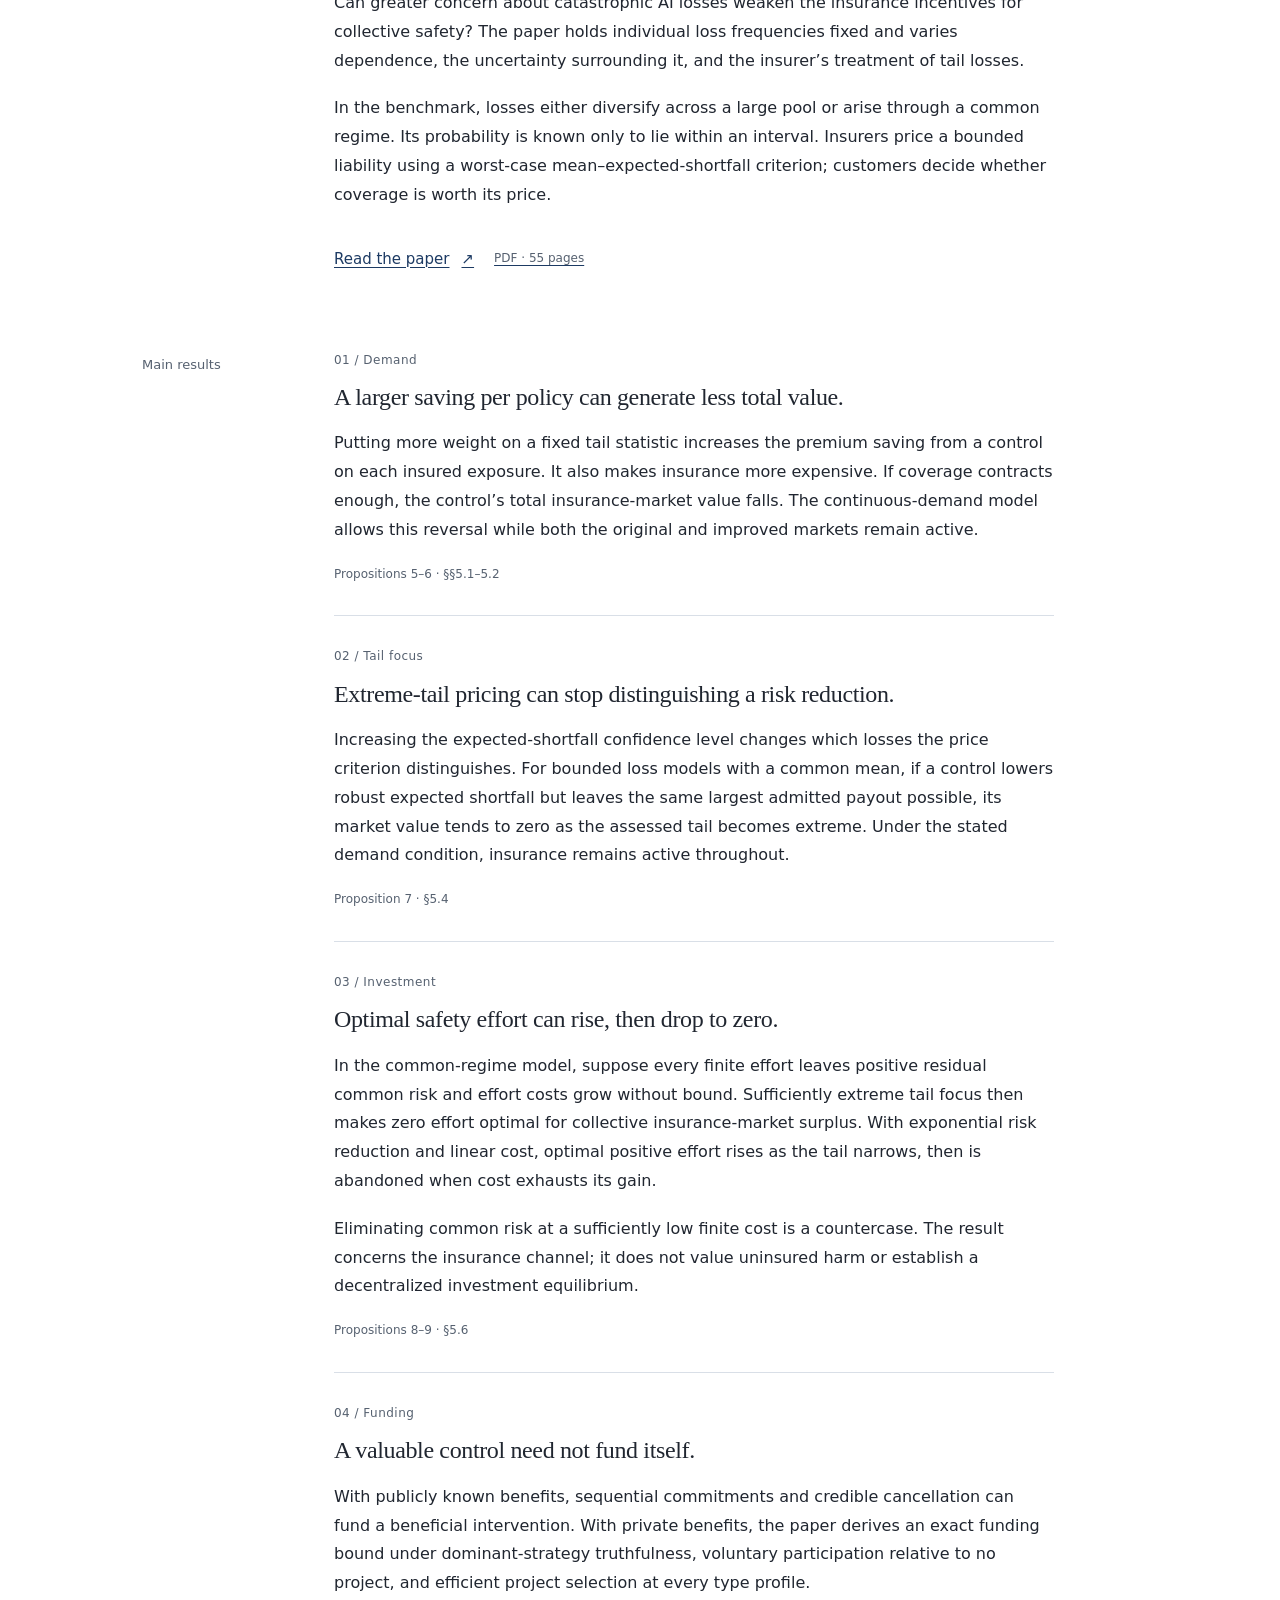
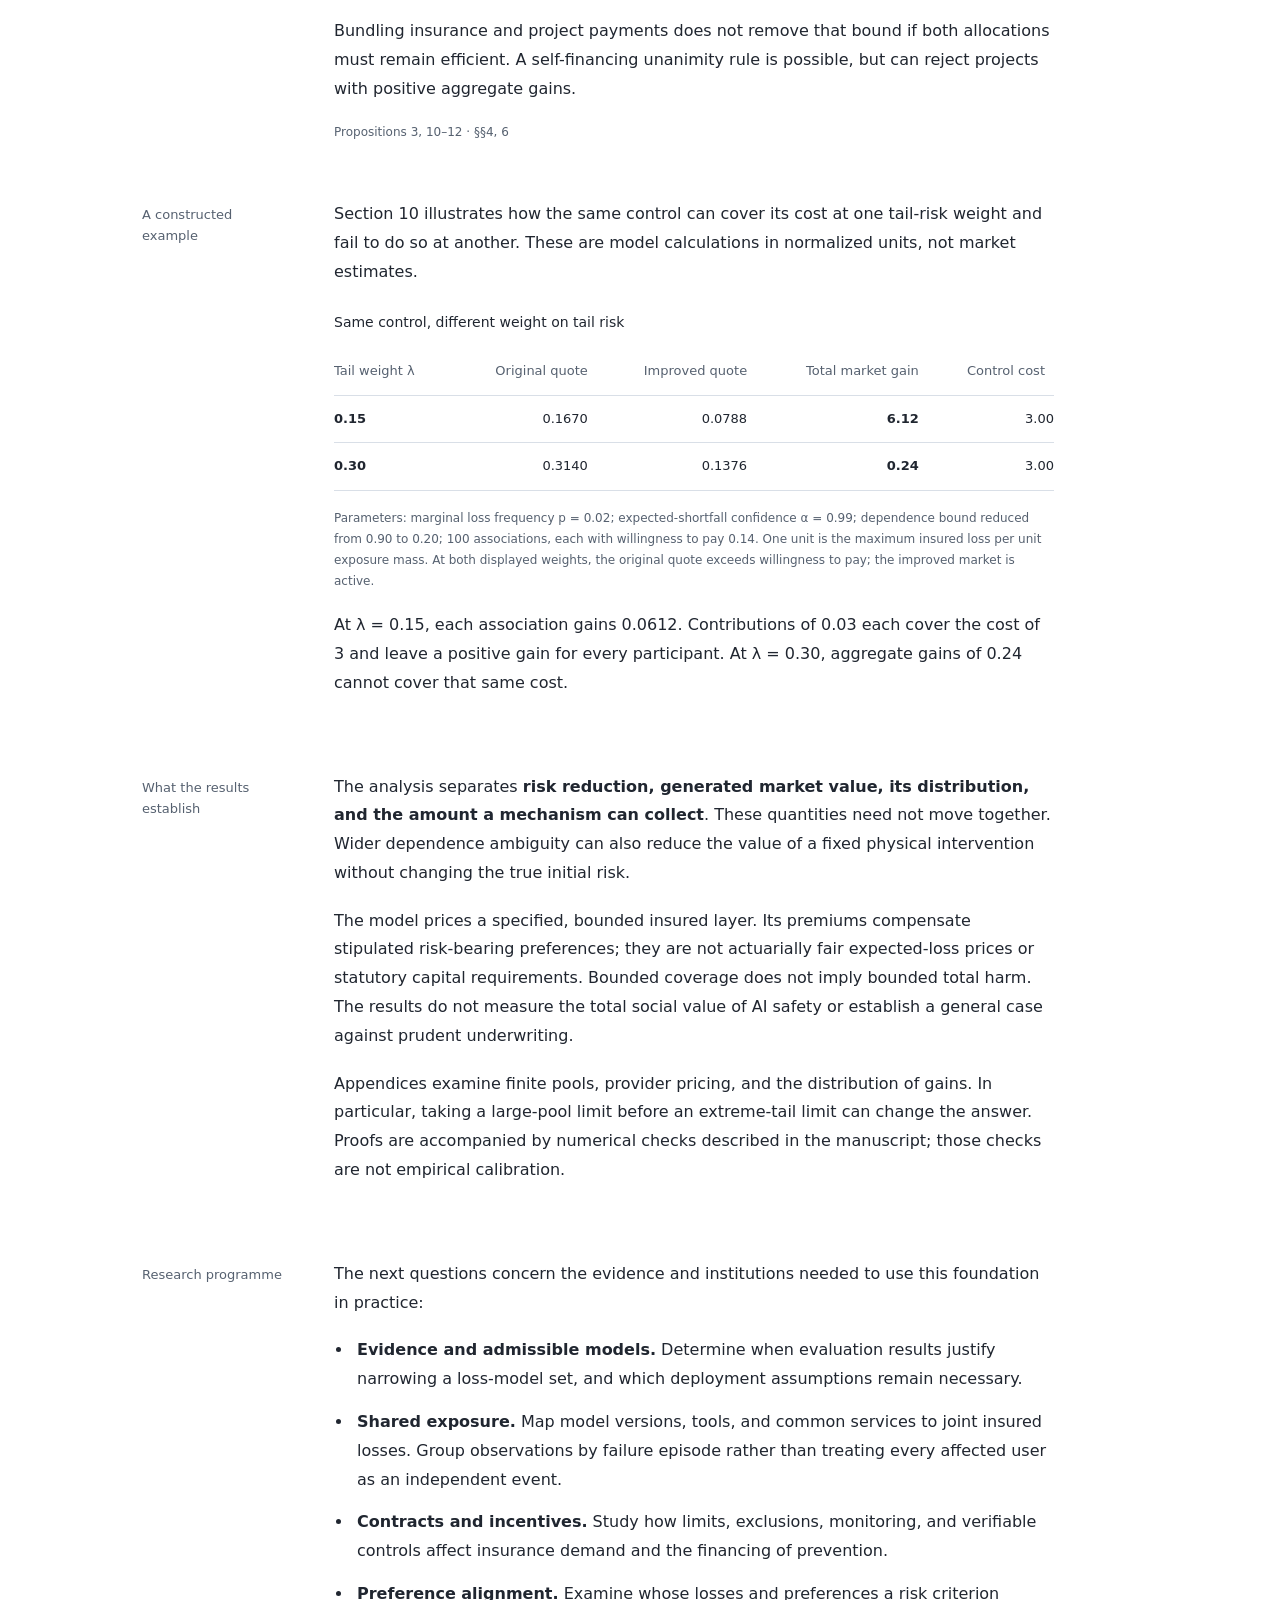
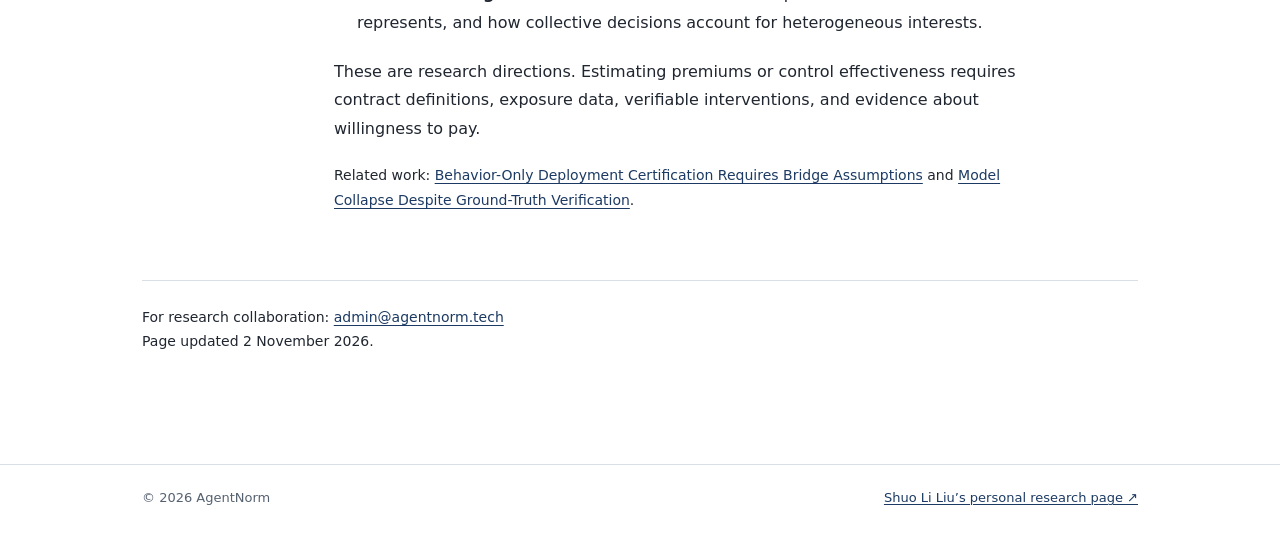
<file: agentic-risk-insurance.html>
<!doctype html>
<html lang="en"><head><meta charset="utf-8"><meta name="viewport" content="width=device-width, initial-scale=1">
<title>Foundations for Agentic Risk, Actuarial Science, and Assurance | AgentNorm</title><meta name="description" content="Decision theory under uncertainty connects AI evaluation, actuarial loss modeling, insurance pricing, and collective safety finance. Research and results from the v12 AI insurance draft.">
<link rel="canonical" href="https://agentnorm.tech/agentic-risk-insurance.html"><meta property="og:type" content="article"><meta property="og:title" content="Foundations for Agentic Risk, Actuarial Science, and Assurance"><meta property="og:description" content="Decision theory under uncertainty connects AI evaluation, actuarial loss modeling, insurance pricing, and collective safety finance. Research and results from the v12 AI insurance draft."><meta property="og:url" content="https://agentnorm.tech/agentic-risk-insurance.html">
<style>
:root{color-scheme:light;--ink:#202630;--blue:#1c3a63;--muted:#566170;--line:#d9dfe7;--paper:#fff}
*{box-sizing:border-box}html{scroll-behavior:smooth;scroll-padding-top:2rem}body{margin:0;background:var(--paper);color:var(--ink);font:17px/1.7 system-ui,-apple-system,BlinkMacSystemFont,"Segoe UI",sans-serif}
a{color:var(--blue);text-underline-offset:.18em;text-decoration-thickness:1px}a:hover{text-decoration-thickness:2px}a:focus-visible{outline:2px solid var(--blue);outline-offset:4px}
.wrap{max-width:1080px;margin:auto;padding:0 42px}.skip{position:absolute;left:20px;top:-100px;padding:8px;background:white}.skip:focus{top:8px}
header{border-top:5px solid var(--blue);border-bottom:1px solid var(--line)}.masthead{display:flex;flex-wrap:wrap;align-items:center;justify-content:space-between;gap:2rem;padding-top:24px;padding-bottom:24px}.wordmark{flex-shrink:0;max-width:100%;font:700 27px/1.2 Georgia,"Times New Roman",serif;text-decoration:none;letter-spacing:-.02em}.wordmark small{display:block;font:13px/1.5 system-ui,sans-serif;letter-spacing:.12em;text-transform:uppercase;margin-top:8px;color:var(--muted)}nav{display:flex;gap:24px;flex-wrap:wrap;font-size:15px}nav a{text-decoration:none}nav a:hover{text-decoration:underline}
main.wrap{padding-top:58px;padding-bottom:30px}h1,h2,h3,h4{font-family:Georgia,"Times New Roman",serif;color:var(--ink);font-weight:500}h1{font-size:clamp(30px,4vw,43px);line-height:1.2;letter-spacing:-.025em;max-width:790px;margin:0 0 26px}h2{font-size:28px;line-height:1.3;margin:0}p{margin:0 0 1rem}.intro{max-width:810px;font-size:19px;line-height:1.8}.intro p{margin-bottom:22px}.small-links{display:flex;gap:23px;flex-wrap:wrap;font-size:15px;margin-top:20px}
.section{margin-top:62px;padding-top:26px;border-top:1px solid var(--line)}.section-title{display:flex;align-items:baseline;justify-content:space-between;gap:20px;margin-bottom:28px}.section-note{font-size:14px;color:var(--muted);margin:0}.research-grid{display:grid;grid-template-columns:repeat(3,minmax(0,1fr));gap:34px}.research-grid h3{font-size:22px;line-height:1.35;margin:0 0 10px}.research-grid p{font-size:16px;color:var(--muted)}.research-grid a{font-size:14px}.research-approach,.people-intro{max-width:810px;color:var(--muted);font-size:16px;margin:0 0 28px}
.people-grid{display:grid;grid-template-columns:repeat(2,minmax(0,1fr));gap:32px 48px}.person h3{font-size:25px;line-height:1.3;margin:0 0 4px}.person .role{color:var(--blue);font-size:14px;margin:0 0 12px}.person p{font-size:16px;max-width:430px}.person-links,.paper-links{display:flex;gap:18px;flex-wrap:wrap;font-size:14px}.person-links:empty,.paper-links:empty{display:none}
.publication-group{margin-top:44px}.publication-group h3{font:600 15px/1.5 system-ui,sans-serif;letter-spacing:.07em;text-transform:uppercase;color:var(--blue);margin:0}.papers{list-style:none;margin:0;padding:0}.papers>li{display:grid;grid-template-columns:64px minmax(0,1fr);gap:16px;padding:0 0 26px;margin-bottom:25px;border-bottom:1px solid #e9edf2}.papers>li:last-child{margin-bottom:0}.paper-year{font-size:15px;color:var(--muted);padding-top:2px;font-variant-numeric:tabular-nums}.papers h4{font-size:23px;line-height:1.35;margin:0 0 7px;letter-spacing:-.012em}.authors{font-size:15px;margin:0 0 3px}.venue{font-size:15px;color:var(--muted);margin:0 0 2px}.work-type{font-size:13px;color:var(--muted);margin:0 0 7px}.contact{display:grid;grid-template-columns:1fr 2fr;gap:30px}.legal-record{margin-top:28px;padding:20px 22px;border:1px solid var(--line);border-left:3px solid var(--blue);max-width:810px}.legal-record strong,.acknowledgements strong{display:block;font:600 15px/1.5 system-ui,sans-serif;letter-spacing:.07em;text-transform:uppercase;color:var(--blue);margin-bottom:8px}.legal-record p{margin:0 0 7px;font-size:15px;color:var(--muted)}.legal-record .legal-meta{font-size:13px}.legal-record a,.acknowledgements a{font-size:14px}.acknowledgements{margin-top:18px;padding:20px 22px;background:#f6f8fb;max-width:810px}.acknowledgements p{margin:0 0 10px;font-size:15px;color:var(--muted)}.ack-links{display:flex;gap:18px;flex-wrap:wrap}.contact p{font-size:16px}.contact a{overflow-wrap:anywhere}.contact .small{font-size:14px;color:var(--muted)}footer{border-top:1px solid var(--line);margin-top:35px}.footer-inner{padding-top:22px;padding-bottom:28px;display:flex;justify-content:space-between;gap:20px;font-size:13px;color:var(--muted)}
.works-nav{display:flex;gap:12px 24px;border-top:1px solid var(--line);border-bottom:1px solid var(--line);padding:14px 0;margin:24px 0 0;font-size:14px;line-height:1.5}.works-nav span{color:var(--muted);font-size:12px;margin-left:3px}.group-heading{display:flex;align-items:baseline;justify-content:space-between;gap:20px;margin-bottom:7px}.group-heading>a{font-size:12px;white-space:nowrap;text-decoration:none;color:var(--muted)}.group-note{font-size:14px;color:var(--muted);margin:0 0 25px}.work-summary{max-width:740px;font-size:15px;color:var(--muted);margin:7px 0 12px}.abstract{font-size:14px;margin-top:10px;color:var(--muted);max-width:760px}.abstract summary{cursor:pointer;color:var(--blue);width:fit-content}.abstract p{margin:9px 0 0;line-height:1.7}.related{list-style:none;padding:0;margin:13px 0 0;font-size:13px;line-height:1.6;color:var(--muted)}.related li+li{margin-top:4px}.related span{color:var(--ink)}.series{padding-left:19px;margin:12px 0 0;font-size:15px}.series li{padding-left:3px;margin-top:7px}.series span{color:var(--muted)}
.research-label{font-size:13px;text-transform:uppercase;letter-spacing:.1em;color:var(--blue);margin-bottom:15px}.mathematical-work{display:grid;grid-template-columns:repeat(2,minmax(0,1fr));gap:30px 40px}.mathematical-work article{border-left:2px solid var(--line);padding-left:23px}.mathematical-work h3{font-size:23px;line-height:1.35;margin:0 0 10px}.mathematical-work p{font-size:16px;color:var(--muted)}.mathematical-work .math-method{font-size:12px;text-transform:uppercase;letter-spacing:.08em;color:var(--blue);margin-bottom:9px}.mathematical-work .math-venue{font-size:13px}.mathematical-work a{font-size:14px}
@media(max-width:700px){.mathematical-work{grid-template-columns:1fr;gap:25px}.mathematical-work article{padding-left:16px}.wrap{padding-left:23px;padding-right:23px}.masthead{align-items:flex-start;flex-direction:column;gap:20px}nav{gap:18px}main.wrap{padding-top:36px}.intro{font-size:17px}.research-grid,.people-grid,.contact{grid-template-columns:1fr}.research-grid{gap:18px}.section{margin-top:42px}.section-title{display:block}.section-note{margin-top:8px}.papers>li{grid-template-columns:42px minmax(0,1fr);gap:10px}.papers h4{font-size:21px}.paper-year{font-size:13px;overflow-wrap:anywhere}.group-heading{align-items:flex-start}.group-heading h3{max-width:75%}.works-nav{display:grid;grid-template-columns:1fr;gap:10px}.footer-inner{flex-direction:column;gap:5px}}
@media(prefers-reduced-motion:reduce){html{scroll-behavior:auto}}@media print{header{border-top:0}nav,.small-links{display:none}.wrap{max-width:none;padding:0}body{font-size:11pt}.section{margin-top:24px;break-inside:avoid}.papers>li,.person{break-inside:avoid}a{color:inherit}footer{margin-top:20px}}
</style><link rel="stylesheet" href="agentic-risk.css?v=20261102"><script type="application/ld+json">{"@context": "https://schema.org", "@type": "WebPage", "name": "Foundations for Agentic Risk, Actuarial Science, and Assurance", "url": "https://agentnorm.tech/agentic-risk-insurance.html", "description": "Decision theory under uncertainty connects AI evaluation, actuarial loss modeling, insurance pricing, and collective safety finance. Research and results from the v12 AI insurance draft.", "dateModified": "2026-11-02", "citation": {"@type": "CreativeWork", "name": "Tail-Risk Pricing and Collective AI Safety: Insurance under Dependence Ambiguity", "url": "https://agentnorm.tech/tail-risk-pricing-ai-insurance-v12.pdf", "version": "12", "dateCreated": "2026-11-01", "genre": "Research draft"}}</script></head>
<body class="risk-page risk-agentnorm"><a class="skip" href="#main">Skip to content</a><header><div class="wrap masthead risk-header"><a class="wordmark" href="index.html">AgentNorm<small>Independent research in the public interest</small></a><nav aria-label="Main navigation"><a href="index.html#research">Research</a><a href="agentic-risk-insurance.html" aria-current="page">Risk &amp; assurance</a><a href="shuo-li-liu.html">Research profile</a><a href="index.html#works">Publications</a></nav></div></header>
<main id="main" class="wrap risk-main"><div class="risk-hero"><p class="risk-kicker">RESEARCH PROGRAMME · DECISION THEORY UNDER UNCERTAINTY</p><h1>Foundations for Agentic Risk, Actuarial Science, and Assurance</h1><p class="risk-deck">AgentNorm studies the foundations of decisions under uncertainty. This programme, developed through Shuo Li Liu’s research, connects evidence about agentic systems to actuarial loss models, insurance prices, and the financing of shared safety.</p></div>
<nav class="risk-toc" aria-label="On this page"><a href="#foundations">Foundations</a><a href="#paper">Paper</a><a href="#results">Results</a><a href="#illustration">Example</a><a href="#scope">Scope</a><a href="#agenda">Research programme</a></nav>

<section class="risk-section" id="foundations" aria-labelledby="foundations-title">
  <h2 id="foundations-title">From evaluation to insurance</h2>
  <div class="risk-prose">
    <p>AI evaluations provide evidence about a system in a particular setting. Insurance requires a further account of what can be lost, which losses a contract covers, and how claims may arrive together. A shared model, update, tool, or service can expose many users to the same failure.</p>
    <p>Decision theory under uncertainty supplies a foundation for this transition: state the admissible loss models, the evidence supporting them, and the preferences or constraints governing a decision. Knightian uncertainty enters when the evidence supports several probability models without identifying one trusted law.</p>
    <dl class="risk-foundations">
      <div><dt>Agentic risk</dt><dd>Which failures can arise across actions, environments, and shared dependencies? What connects evaluation evidence to deployment?</dd></div>
      <div><dt>Actuarial science</dt><dd>How do those failures translate into covered loss frequency, severity, dependence, and aggregate exposure?</dd></div>
      <div><dt>Insurance economics</dt><dd>How do premiums and contract terms affect participation, prevention incentives, and the funding of shared safety?</dd></div>
    </dl>
    <p>This programme connects those questions through explicit assumptions. Its current insurance paper develops a theoretical model of dependence, pricing, and collective funding.</p>
  </div>
</section>

<section class="risk-section" id="paper" aria-labelledby="paper-title">
  <h2 id="paper-title">The AI insurance paper</h2>
  <div class="risk-prose">
    <p class="risk-status">Research draft · version 12 · 1 November 2026</p>
    <h3 class="risk-paper-title">Tail-Risk Pricing and Collective AI Safety: Insurance under Dependence Ambiguity</h3>
    <p>Can greater concern about catastrophic AI losses weaken the insurance incentives for collective safety? The paper holds individual loss frequencies fixed and varies dependence, the uncertainty surrounding it, and the insurer’s treatment of tail losses.</p>
    <p>In the benchmark, losses either diversify across a large pool or arise through a common regime. Its probability is known only to lie within an interval. Insurers price a bounded liability using a worst-case mean–expected-shortfall criterion; customers decide whether coverage is worth its price.</p>
    <a class="risk-download" href="tail-risk-pricing-ai-insurance-v12.pdf">Read the paper <span aria-hidden="true">↗</span><span class="risk-file">PDF · 55 pages</span></a>
  </div>
</section>

<section class="risk-section" id="results" aria-labelledby="results-title">
  <h2 id="results-title">Main results</h2>
  <div class="risk-prose risk-results">
    <article>
      <p class="risk-result-number">01 / Demand</p>
      <h3>A larger saving per policy can generate less total value.</h3>
      <p>Putting more weight on a fixed tail statistic increases the premium saving from a control on each insured exposure. It also makes insurance more expensive. If coverage contracts enough, the control’s total insurance-market value falls. The continuous-demand model allows this reversal while both the original and improved markets remain active.</p>
      <p class="risk-source">Propositions 5–6 · §§5.1–5.2</p>
    </article>
    <article>
      <p class="risk-result-number">02 / Tail focus</p>
      <h3>Extreme-tail pricing can stop distinguishing a risk reduction.</h3>
      <p>Increasing the expected-shortfall confidence level changes which losses the price criterion distinguishes. For bounded loss models with a common mean, if a control lowers robust expected shortfall but leaves the same largest admitted payout possible, its market value tends to zero as the assessed tail becomes extreme. Under the stated demand condition, insurance remains active throughout.</p>
      <p class="risk-source">Proposition 7 · §5.4</p>
    </article>
    <article>
      <p class="risk-result-number">03 / Investment</p>
      <h3>Optimal safety effort can rise, then drop to zero.</h3>
      <p>In the common-regime model, suppose every finite effort leaves positive residual common risk and effort costs grow without bound. Sufficiently extreme tail focus then makes zero effort optimal for collective insurance-market surplus. With exponential risk reduction and linear cost, optimal positive effort rises as the tail narrows, then is abandoned when cost exhausts its gain.</p>
      <p>Eliminating common risk at a sufficiently low finite cost is a countercase. The result concerns the insurance channel; it does not value uninsured harm or establish a decentralized investment equilibrium.</p>
      <p class="risk-source">Propositions 8–9 · §5.6</p>
    </article>
    <article>
      <p class="risk-result-number">04 / Funding</p>
      <h3>A valuable control need not fund itself.</h3>
      <p>With publicly known benefits, sequential commitments and credible cancellation can fund a beneficial intervention. With private benefits, the paper derives an exact funding bound under dominant-strategy truthfulness, voluntary participation relative to no project, and efficient project selection at every type profile.</p>
      <p>Bundling insurance and project payments does not remove that bound if both allocations must remain efficient. A self-financing unanimity rule is possible, but can reject projects with positive aggregate gains.</p>
      <p class="risk-source">Propositions 3, 10–12 · §§4, 6</p>
    </article>
  </div>
</section>

<section class="risk-section" id="illustration" aria-labelledby="illustration-title">
  <h2 id="illustration-title">A constructed example</h2>
  <div class="risk-prose">
    <p>Section 10 illustrates how the same control can cover its cost at one tail-risk weight and fail to do so at another. These are model calculations in normalized units, not market estimates.</p>
    <div class="risk-table-scroll" tabindex="0" role="region" aria-label="Illustrative insurance prices and collective gains">
      <table>
        <caption>Same control, different weight on tail risk</caption>
        <thead><tr><th scope="col">Tail weight λ</th><th scope="col">Original quote</th><th scope="col">Improved quote</th><th scope="col">Total market gain</th><th scope="col">Control cost</th></tr></thead>
        <tbody><tr><th scope="row">0.15</th><td>0.1670</td><td>0.0788</td><td><strong>6.12</strong></td><td>3.00</td></tr>
        <tr><th scope="row">0.30</th><td>0.3140</td><td>0.1376</td><td><strong>0.24</strong></td><td>3.00</td></tr></tbody>
      </table>
    </div>
    <p class="risk-note">Parameters: marginal loss frequency p = 0.02; expected-shortfall confidence α = 0.99; dependence bound reduced from 0.90 to 0.20; 100 associations, each with willingness to pay 0.14. One unit is the maximum insured loss per unit exposure mass. At both displayed weights, the original quote exceeds willingness to pay; the improved market is active.</p>
    <p>At λ = 0.15, each association gains 0.0612. Contributions of 0.03 each cover the cost of 3 and leave a positive gain for every participant. At λ = 0.30, aggregate gains of 0.24 cannot cover that same cost.</p>
  </div>
</section>

<section class="risk-section" id="scope" aria-labelledby="scope-title">
  <h2 id="scope-title">What the results establish</h2>
  <div class="risk-prose">
    <p>The analysis separates <strong>risk reduction, generated market value, its distribution, and the amount a mechanism can collect</strong>. These quantities need not move together. Wider dependence ambiguity can also reduce the value of a fixed physical intervention without changing the true initial risk.</p>
    <p>The model prices a specified, bounded insured layer. Its premiums compensate stipulated risk-bearing preferences; they are not actuarially fair expected-loss prices or statutory capital requirements. Bounded coverage does not imply bounded total harm. The results do not measure the total social value of AI safety or establish a general case against prudent underwriting.</p>
    <p>Appendices examine finite pools, provider pricing, and the distribution of gains. In particular, taking a large-pool limit before an extreme-tail limit can change the answer. Proofs are accompanied by numerical checks described in the manuscript; those checks are not empirical calibration.</p>
  </div>
</section>

<section class="risk-section" id="agenda" aria-labelledby="agenda-title">
  <h2 id="agenda-title">Research programme</h2>
  <div class="risk-prose">
    <p>The next questions concern the evidence and institutions needed to use this foundation in practice:</p>
    <ul class="risk-agenda">
      <li><strong>Evidence and admissible models.</strong> Determine when evaluation results justify narrowing a loss-model set, and which deployment assumptions remain necessary.</li>
      <li><strong>Shared exposure.</strong> Map model versions, tools, and common services to joint insured losses. Group observations by failure episode rather than treating every affected user as an independent event.</li>
      <li><strong>Contracts and incentives.</strong> Study how limits, exclusions, monitoring, and verifiable controls affect insurance demand and the financing of prevention.</li>
      <li><strong>Preference alignment.</strong> Examine whose losses and preferences a risk criterion represents, and how collective decisions account for heterogeneous interests.</li>
    </ul>
    <p>These are research directions. Estimating premiums or control effectiveness requires contract definitions, exposure data, verifiable interventions, and evidence about willingness to pay.</p>
    <p class="risk-related">Related work: <a href="https://openreview.net/forum?id=L89pUs9uQP">Behavior-Only Deployment Certification Requires Bridge Assumptions</a> and <a href="https://openreview.net/forum?id=ydSgbL5xvC">Model Collapse Despite Ground-Truth Verification</a>.</p>
  </div>
</section>
<div class="risk-contact">For research collaboration: <a href="mailto:admin@agentnorm.tech">admin@agentnorm.tech</a><p>Page updated 2 November 2026.</p></div></main><footer class="risk-footer"><div class="wrap footer-inner"><span>© 2026 AgentNorm</span><a href="https://sl6928.mycpanel.princeton.edu/agentic-risk-insurance.html">Shuo Li Liu’s personal research page ↗</a></div></footer></body></html>
</file>
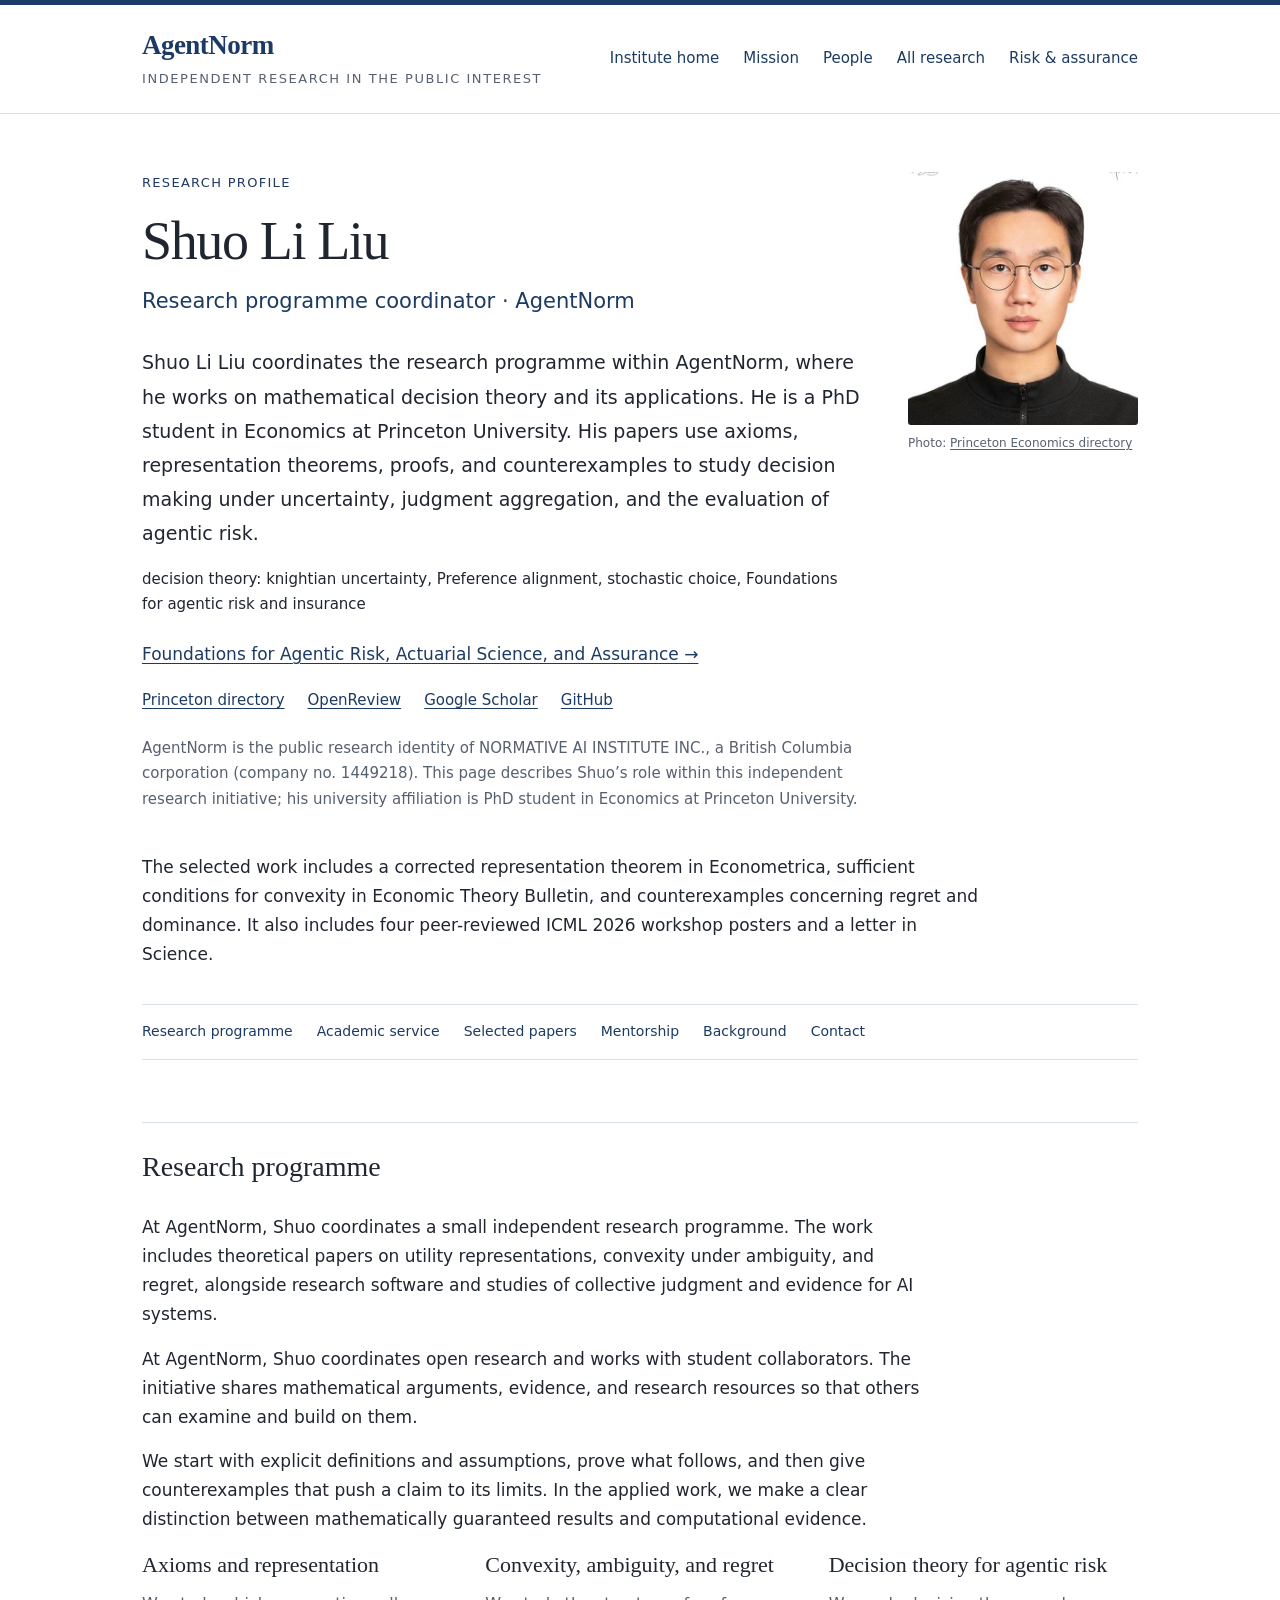
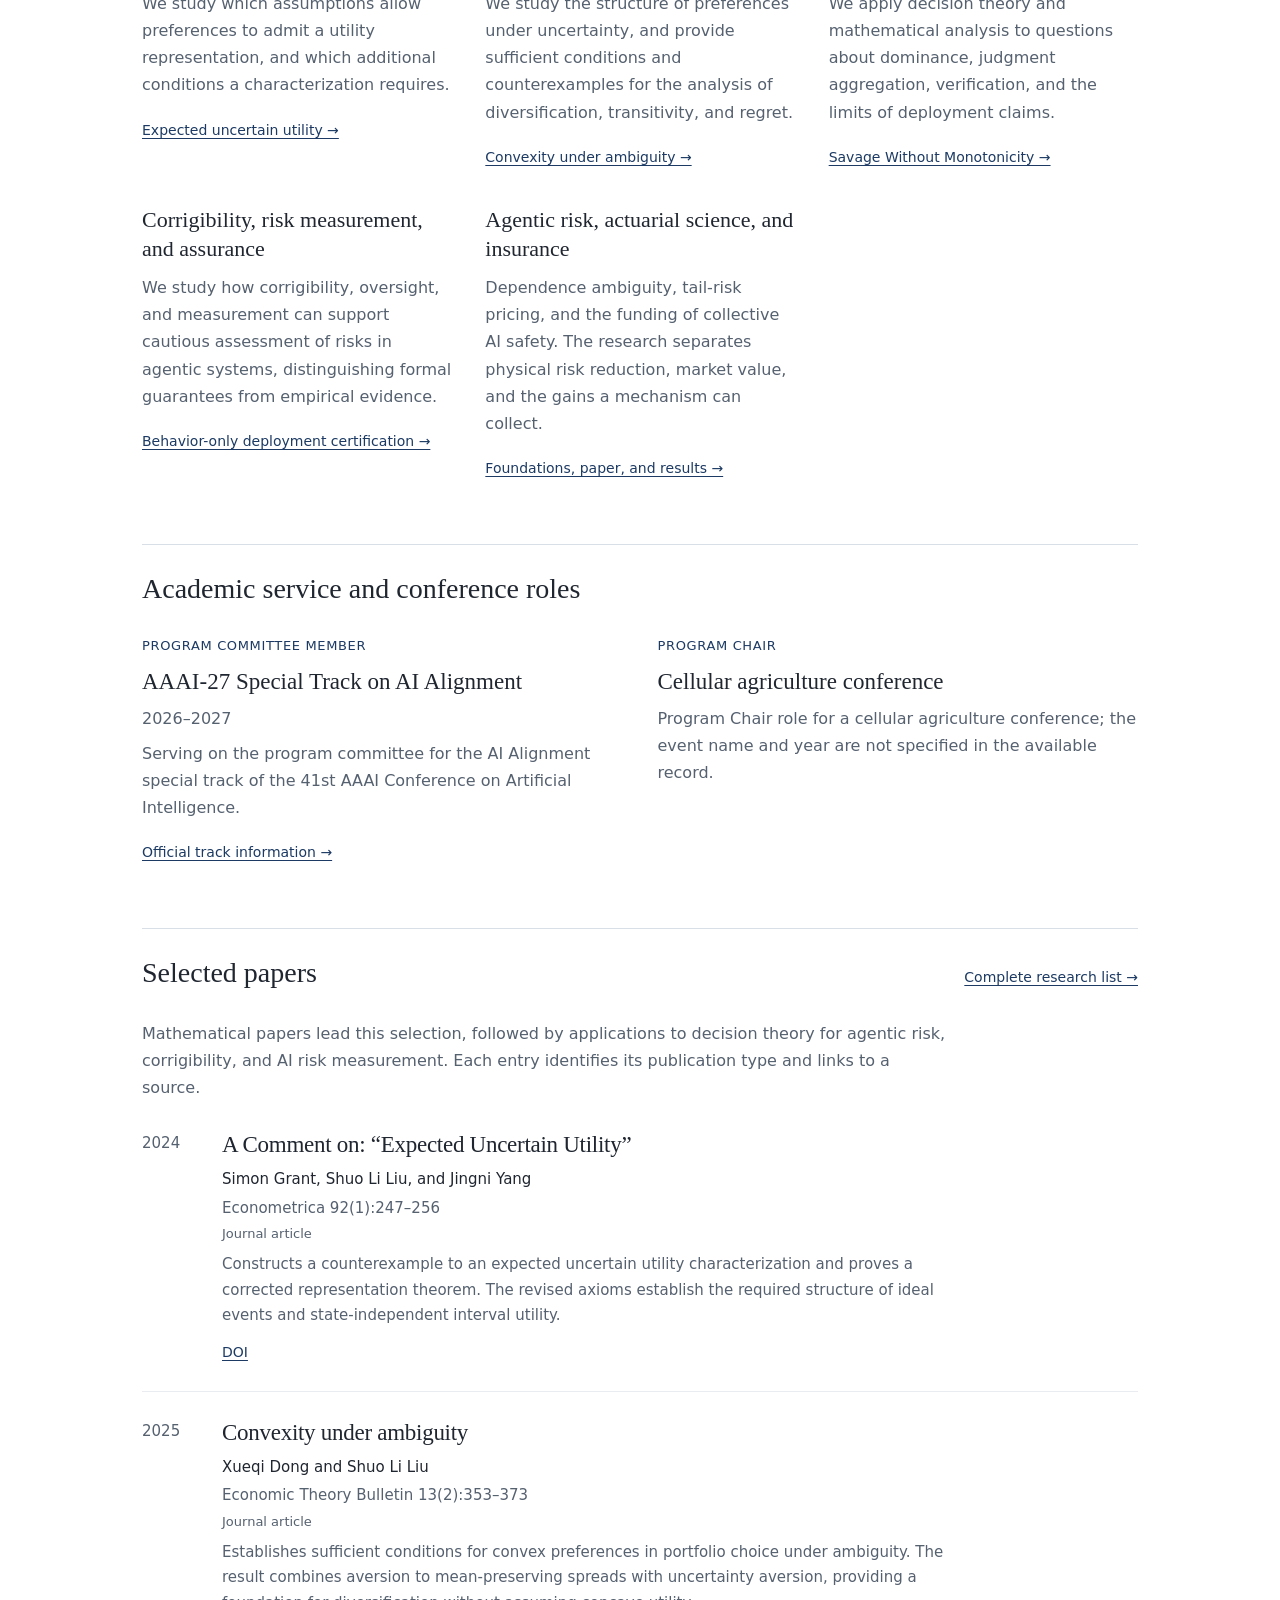
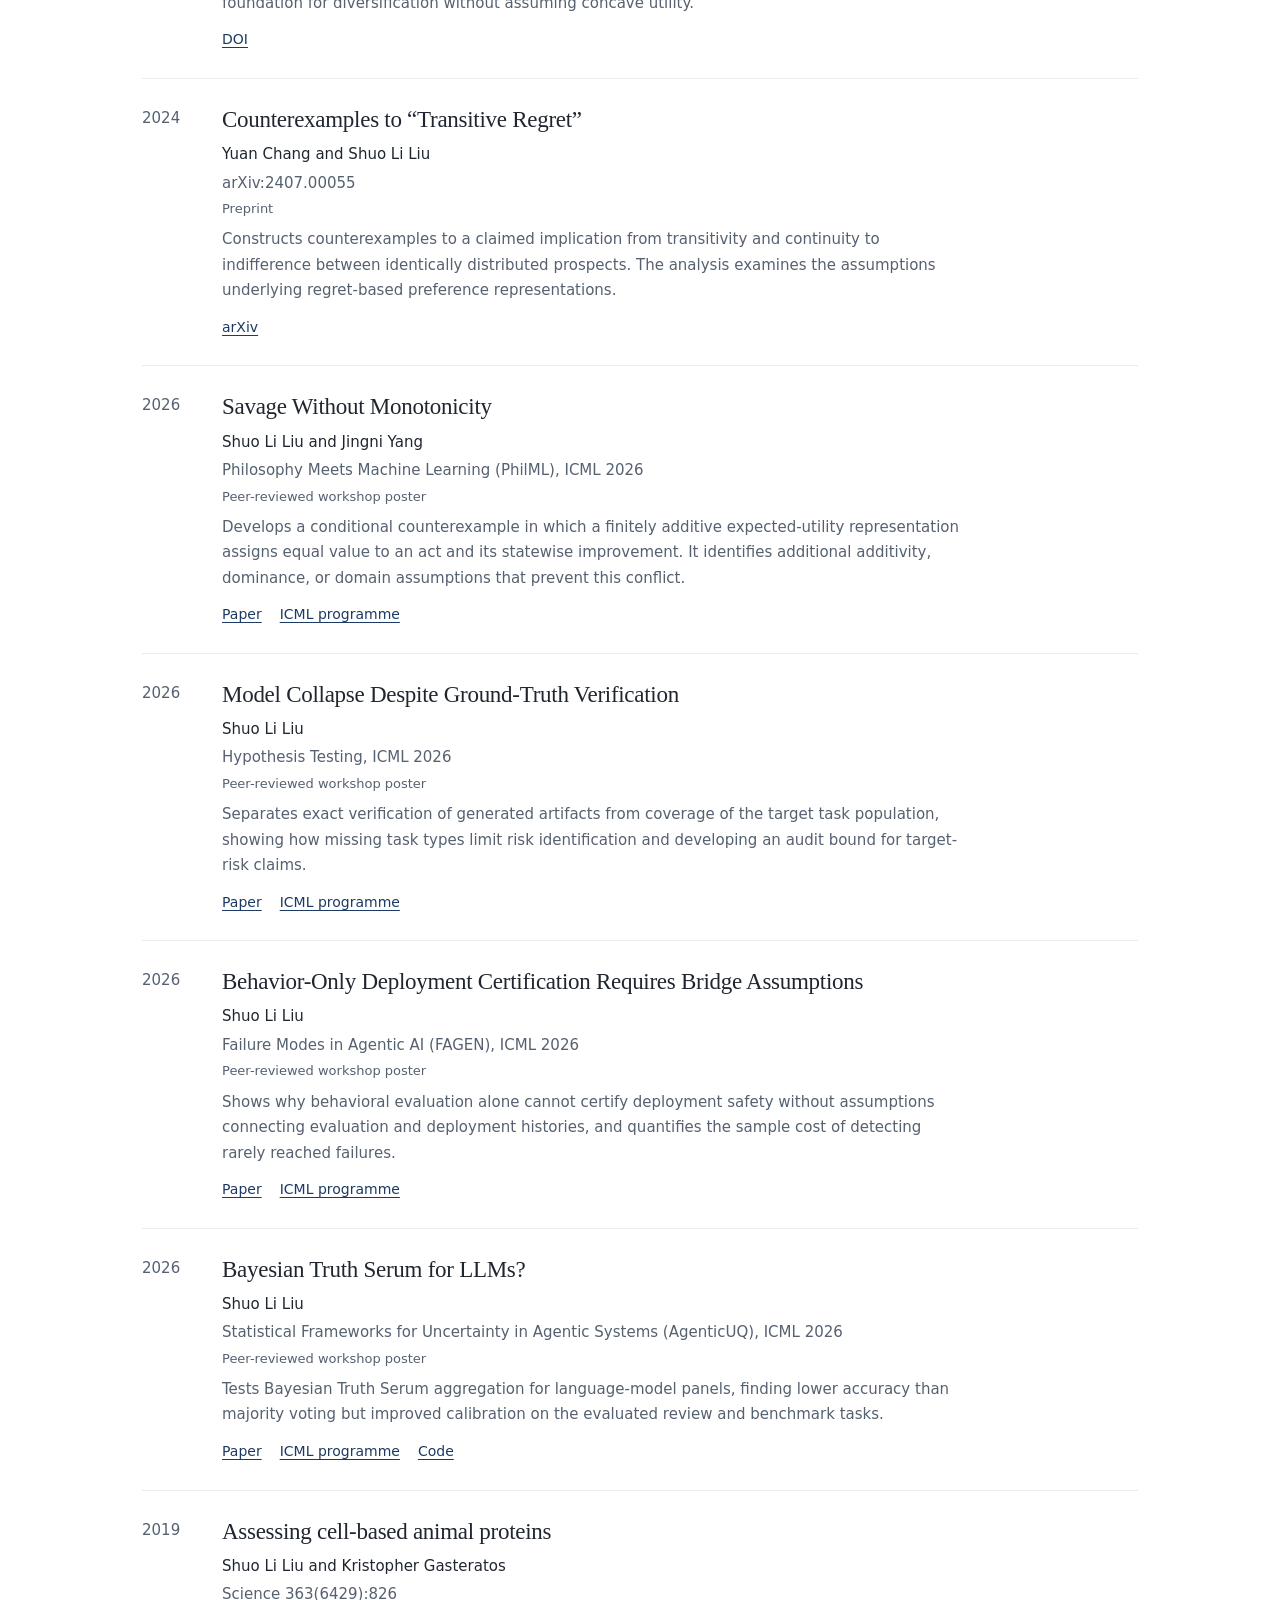
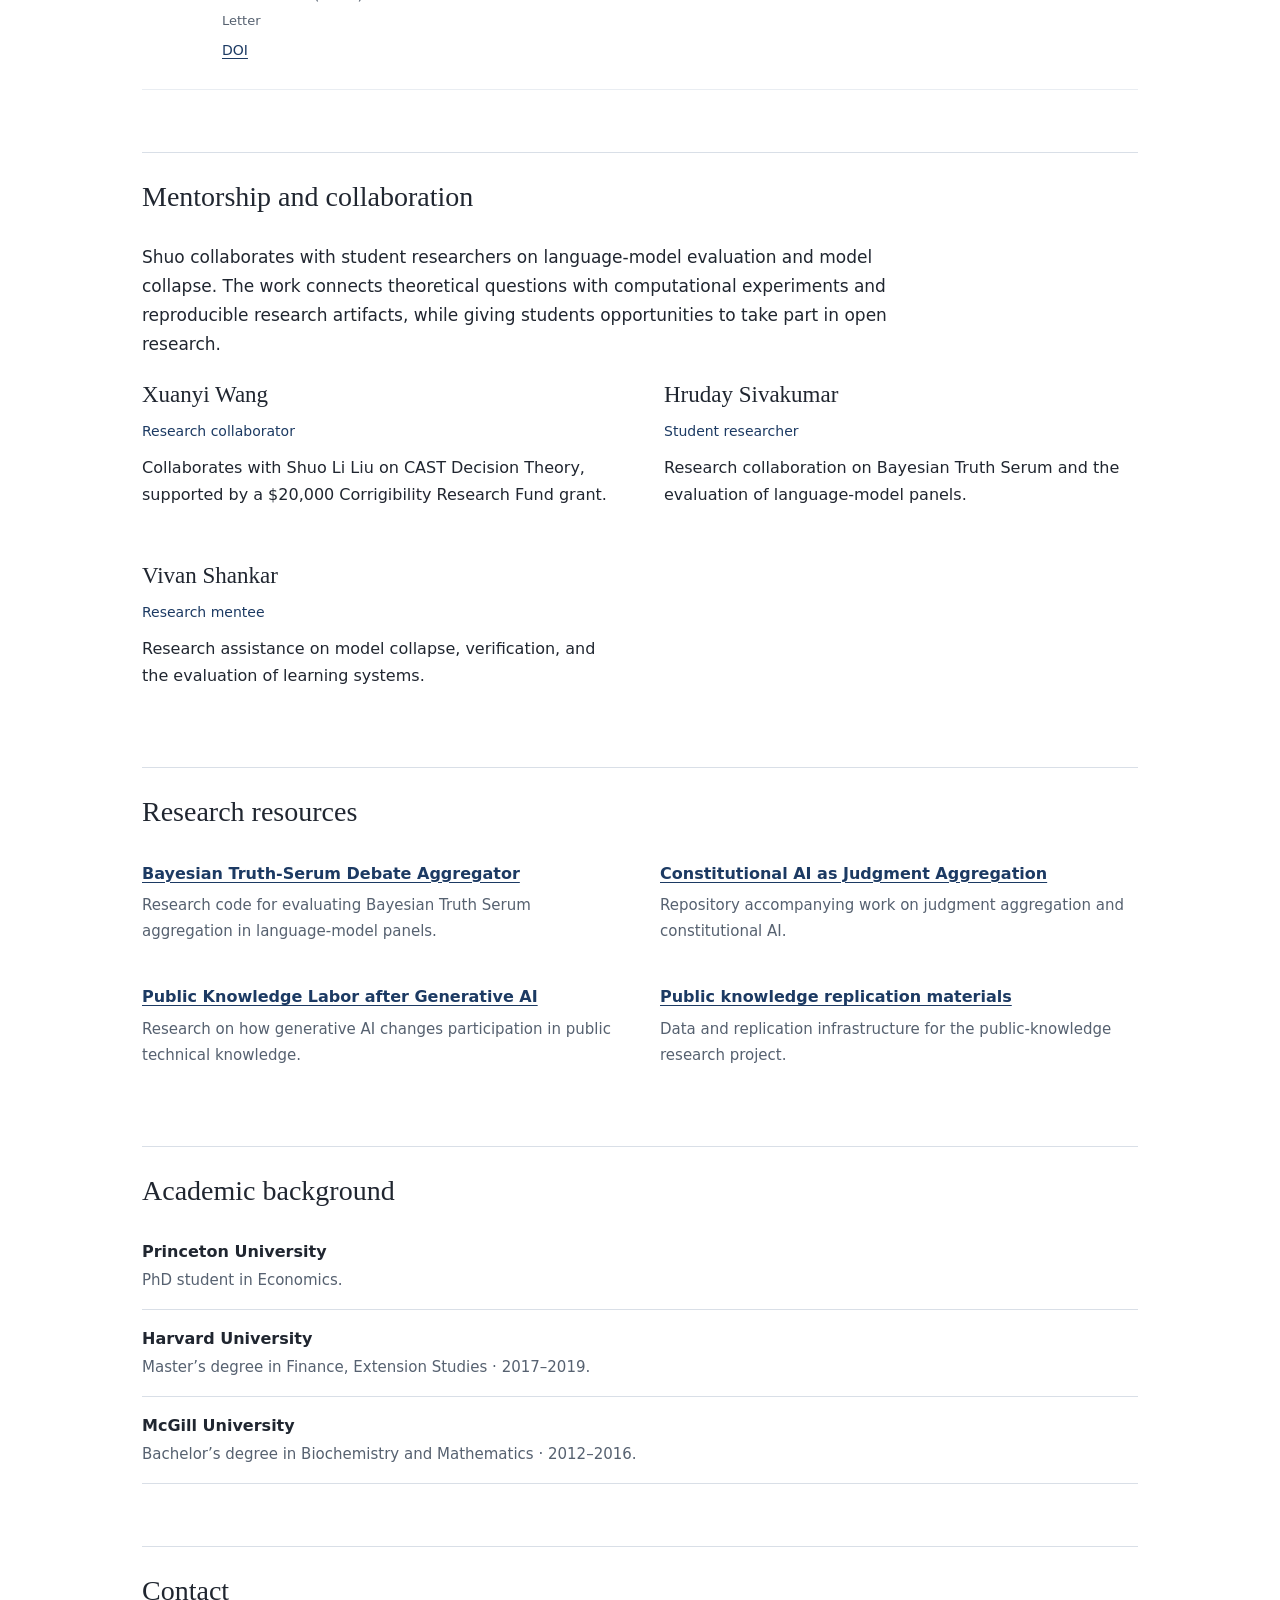
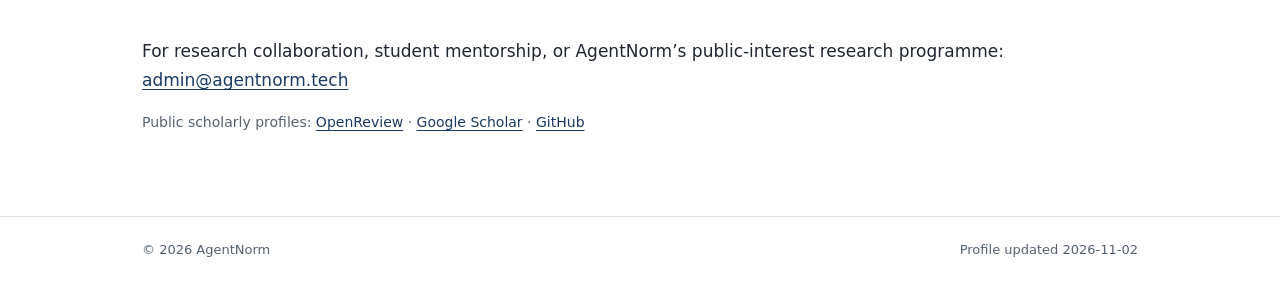
<file: shuo-li-liu.html>
<!doctype html>
<html lang="en">
<head>
<meta charset="utf-8">
<meta name="viewport" content="width=device-width, initial-scale=1">
<title>Shuo Li Liu | Research profile | AgentNorm</title>
<meta name="description" content="Shuo Li Liu coordinates the research programme of AgentNorm, the public research identity of NORMATIVE AI INSTITUTE INC., a British Columbia corporation. His work concerns mathematical decision theory, open scholarship, and student research.">
<meta name="author" content="Shuo Li Liu">
<meta property="og:title" content="Shuo Li Liu | Research profile | AgentNorm">
<meta property="og:description" content="Shuo Li Liu coordinates the research programme of AgentNorm, the public research identity of NORMATIVE AI INSTITUTE INC., a British Columbia corporation. His work concerns mathematical decision theory, open scholarship, and student research.">
<meta property="og:type" content="profile">
<meta property="og:url" content="https://agentnorm.tech/shuo-li-liu.html">
<meta property="og:image" content="https://agentnorm.tech/shuo-li-liu.jpg">
<meta property="og:image:alt" content="Shuo Li Liu">
<meta name="twitter:card" content="summary">
<meta name="twitter:image" content="https://agentnorm.tech/shuo-li-liu.jpg">
<link rel="canonical" href="https://agentnorm.tech/shuo-li-liu.html">
<link rel="icon" type="image/svg+xml" href="data:image/svg+xml,%3Csvg xmlns='http://www.w3.org/2000/svg' viewBox='0 0 32 32'%3E%3Crect width='32' height='32' rx='3' fill='%231c3a63'/%3E%3Cpath d='M24 7H9l8 9-8 9h15' fill='none' stroke='white' stroke-width='3' stroke-linejoin='round'/%3E%3C/svg%3E">
<script type="application/ld+json">{"@context": "https://schema.org", "@graph": [{"@type": "ProfilePage", "@id": "https://agentnorm.tech/shuo-li-liu.html#page", "url": "https://agentnorm.tech/shuo-li-liu.html", "name": "Shuo Li Liu | Research profile | AgentNorm", "description": "Shuo Li Liu coordinates the research programme of AgentNorm, the public research identity of NORMATIVE AI INSTITUTE INC., a British Columbia corporation. His work concerns mathematical decision theory, open scholarship, and student research.", "mainEntity": {"@id": "https://agentnorm.tech/shuo-li-liu.html#person"}, "publisher": {"@id": "https://agentnorm.tech/#organization"}, "dateModified": "2026-11-02", "citation": [{"@id": "https://agentnorm.tech/shuo-li-liu.html#uncertain-utility"}, {"@id": "https://agentnorm.tech/shuo-li-liu.html#convexity"}, {"@id": "https://agentnorm.tech/shuo-li-liu.html#transitive-regret"}, {"@id": "https://agentnorm.tech/shuo-li-liu.html#savage"}, {"@id": "https://agentnorm.tech/shuo-li-liu.html#model-collapse"}, {"@id": "https://agentnorm.tech/shuo-li-liu.html#behavior-certification"}, {"@id": "https://agentnorm.tech/shuo-li-liu.html#bts-llms"}, {"@id": "https://agentnorm.tech/shuo-li-liu.html#cell-proteins"}]}, {"@type": "Person", "@id": "https://agentnorm.tech/shuo-li-liu.html#person", "name": "Shuo Li Liu", "url": "https://agentnorm.tech/shuo-li-liu.html", "jobTitle": "Research programme coordinator", "worksFor": {"@id": "https://agentnorm.tech/#organization"}, "description": "Shuo Li Liu coordinates the research programme within AgentNorm, where he works on mathematical decision theory and its applications. He is a PhD student in Economics at Princeton University. His papers use axioms, representation theorems, proofs, and counterexamples to study decision making under uncertainty, judgment aggregation, and the evaluation of agentic risk.", "image": {"@type": "ImageObject", "url": "https://agentnorm.tech/shuo-li-liu.jpg", "caption": "Shuo Li Liu", "creditText": "Princeton University Department of Economics"}, "sameAs": ["https://openreview.net/profile?id=~Shuo_Li_Liu1", "https://scholar.google.com/citations?user=dwj1oxIAAAAJ", "https://github.com/liusulldel"], "subjectOf": {"@type": "WebPage", "url": "https://economics.princeton.edu/graduate-program/graduate-student-directory/", "name": "Princeton Economics Graduate Student Directory"}, "affiliation": {"@type": "Organization", "name": "Princeton University", "description": "PhD student in Economics"}, "knowsAbout": ["Mathematical decision theory", "Representation theorems", "Mathematical proofs", "Counterexamples", "Evaluation of agentic risk"]}, {"@type": "Organization", "@id": "https://agentnorm.tech/#organization", "name": "AgentNorm", "alternateName": ["AgentNorm Decision Science Group", "AgentNorm Research Group"], "url": "https://agentnorm.tech/", "legalName": "NORMATIVE AI INSTITUTE INC.", "identifier": {"@type": "PropertyValue", "propertyID": "BC company number", "value": "1449218"}, "areaServed": "British Columbia, Canada", "sameAs": ["https://orgbook.gov.bc.ca/entity/BC1449218/type/registration.registries.ca"], "description": "AgentNorm is an independent research initiative advancing mathematical decision theory, open scholarship, and student research, with applications to economics, decision theory for agentic risk, corrigibility, and AI risk measurement and assurance.", "knowsAbout": ["Mathematical decision theory", "Representation theorems", "Mathematical proofs", "Decision-making under uncertainty", "Judgment aggregation", "Evaluation of agentic risk"], "member": {"@id": "https://agentnorm.tech/shuo-li-liu.html#person"}}, {"@type": "ScholarlyArticle", "@id": "https://agentnorm.tech/shuo-li-liu.html#uncertain-utility", "headline": "A Comment on: “Expected Uncertain Utility”", "url": "https://doi.org/10.3982/ECTA21843", "datePublished": "2024", "genre": "Journal article", "author": [{"@type": "Person", "name": "Simon Grant"}, {"@id": "https://agentnorm.tech/shuo-li-liu.html#person"}, {"@type": "Person", "name": "Jingni Yang"}], "isPartOf": {"@type": "CreativeWork", "name": "Econometrica 92(1):247–256"}}, {"@type": "ScholarlyArticle", "@id": "https://agentnorm.tech/shuo-li-liu.html#convexity", "headline": "Convexity under ambiguity", "url": "https://doi.org/10.1007/s40505-025-00300-5", "datePublished": "2025", "genre": "Journal article", "author": [{"@type": "Person", "name": "Xueqi Dong"}, {"@id": "https://agentnorm.tech/shuo-li-liu.html#person"}], "isPartOf": {"@type": "CreativeWork", "name": "Economic Theory Bulletin 13(2):353–373"}}, {"@type": "ScholarlyArticle", "@id": "https://agentnorm.tech/shuo-li-liu.html#transitive-regret", "headline": "Counterexamples to “Transitive Regret”", "url": "https://arxiv.org/abs/2407.00055", "datePublished": "2024", "genre": "Preprint", "author": [{"@type": "Person", "name": "Yuan Chang"}, {"@id": "https://agentnorm.tech/shuo-li-liu.html#person"}], "isPartOf": {"@type": "CreativeWork", "name": "arXiv:2407.00055"}}, {"@type": "ScholarlyArticle", "@id": "https://agentnorm.tech/shuo-li-liu.html#savage", "headline": "Savage Without Monotonicity", "url": "https://openreview.net/forum?id=BlHRDwcAJe", "datePublished": "2026", "genre": "Peer-reviewed workshop poster", "author": [{"@id": "https://agentnorm.tech/shuo-li-liu.html#person"}, {"@type": "Person", "name": "Jingni Yang"}], "isPartOf": {"@type": "CreativeWork", "name": "Philosophy Meets Machine Learning (PhilML), ICML 2026"}}, {"@type": "ScholarlyArticle", "@id": "https://agentnorm.tech/shuo-li-liu.html#model-collapse", "headline": "Model Collapse Despite Ground-Truth Verification", "url": "https://openreview.net/forum?id=ydSgbL5xvC", "datePublished": "2026", "genre": "Peer-reviewed workshop poster", "author": [{"@id": "https://agentnorm.tech/shuo-li-liu.html#person"}], "isPartOf": {"@type": "CreativeWork", "name": "Hypothesis Testing, ICML 2026"}}, {"@type": "ScholarlyArticle", "@id": "https://agentnorm.tech/shuo-li-liu.html#behavior-certification", "headline": "Behavior-Only Deployment Certification Requires Bridge Assumptions", "url": "https://openreview.net/forum?id=L89pUs9uQP", "datePublished": "2026", "genre": "Peer-reviewed workshop poster", "author": [{"@id": "https://agentnorm.tech/shuo-li-liu.html#person"}], "isPartOf": {"@type": "CreativeWork", "name": "Failure Modes in Agentic AI (FAGEN), ICML 2026"}}, {"@type": "ScholarlyArticle", "@id": "https://agentnorm.tech/shuo-li-liu.html#bts-llms", "headline": "Bayesian Truth Serum for LLMs?", "url": "https://openreview.net/forum?id=p71WQTxxKz", "datePublished": "2026", "genre": "Peer-reviewed workshop poster", "author": [{"@id": "https://agentnorm.tech/shuo-li-liu.html#person"}], "isPartOf": {"@type": "CreativeWork", "name": "Statistical Frameworks for Uncertainty in Agentic Systems (AgenticUQ), ICML 2026"}}, {"@type": "ScholarlyArticle", "@id": "https://agentnorm.tech/shuo-li-liu.html#cell-proteins", "headline": "Assessing cell-based animal proteins", "url": "https://doi.org/10.1126/science.aau3905", "datePublished": "2019", "genre": "Letter", "author": [{"@id": "https://agentnorm.tech/shuo-li-liu.html#person"}, {"@type": "Person", "name": "Kristopher Gasteratos"}], "isPartOf": {"@type": "CreativeWork", "name": "Science 363(6429):826"}}]}</script>
<style>

:root{color-scheme:light;--ink:#202630;--blue:#1c3a63;--muted:#566170;--line:#d9dfe7;--paper:#fff}
*{box-sizing:border-box}html{scroll-behavior:smooth;scroll-padding-top:2rem}body{margin:0;background:var(--paper);color:var(--ink);font:17px/1.7 system-ui,-apple-system,BlinkMacSystemFont,"Segoe UI",sans-serif}
a{color:var(--blue);text-underline-offset:.18em;text-decoration-thickness:1px}a:hover{text-decoration-thickness:2px}a:focus-visible{outline:2px solid var(--blue);outline-offset:4px}
.wrap{max-width:1080px;margin:auto;padding:0 42px}.skip{position:absolute;left:20px;top:-100px;padding:8px;background:white}.skip:focus{top:8px}
header{border-top:5px solid var(--blue);border-bottom:1px solid var(--line)}.masthead{display:flex;flex-wrap:wrap;align-items:center;justify-content:space-between;gap:2rem;padding-top:24px;padding-bottom:24px}.wordmark{flex-shrink:0;max-width:100%;font:700 27px/1.2 Georgia,"Times New Roman",serif;text-decoration:none;letter-spacing:-.02em}.wordmark small{display:block;font:13px/1.5 system-ui,sans-serif;letter-spacing:.12em;text-transform:uppercase;margin-top:8px;color:var(--muted)}nav{display:flex;gap:24px;flex-wrap:wrap;font-size:15px}nav a{text-decoration:none}nav a:hover{text-decoration:underline}
main.wrap{padding-top:58px;padding-bottom:30px}h1,h2,h3,h4{font-family:Georgia,"Times New Roman",serif;color:var(--ink);font-weight:500}h1{font-size:clamp(30px,4vw,43px);line-height:1.2;letter-spacing:-.025em;max-width:790px;margin:0 0 26px}h2{font-size:28px;line-height:1.3;margin:0}p{margin:0 0 1rem}.intro{max-width:810px;font-size:19px;line-height:1.8}.intro p{margin-bottom:22px}.small-links{display:flex;gap:23px;flex-wrap:wrap;font-size:15px;margin-top:20px}
.section{margin-top:62px;padding-top:26px;border-top:1px solid var(--line)}.section-title{display:flex;align-items:baseline;justify-content:space-between;gap:20px;margin-bottom:28px}.section-note{font-size:14px;color:var(--muted);margin:0}.research-grid{display:grid;grid-template-columns:repeat(3,minmax(0,1fr));gap:34px}.research-grid h3{font-size:22px;line-height:1.35;margin:0 0 10px}.research-grid p{font-size:16px;color:var(--muted)}.research-grid a{font-size:14px}.research-approach,.people-intro{max-width:810px;color:var(--muted);font-size:16px;margin:0 0 28px}
.people-grid{display:grid;grid-template-columns:repeat(2,minmax(0,1fr));gap:32px 48px}.person h3{font-size:25px;line-height:1.3;margin:0 0 4px}.person .role{color:var(--blue);font-size:14px;margin:0 0 12px}.person p{font-size:16px;max-width:430px}.person-links,.paper-links{display:flex;gap:18px;flex-wrap:wrap;font-size:14px}.person-links:empty,.paper-links:empty{display:none}
.publication-group{margin-top:44px}.publication-group h3{font:600 15px/1.5 system-ui,sans-serif;letter-spacing:.07em;text-transform:uppercase;color:var(--blue);margin:0}.papers{list-style:none;margin:0;padding:0}.papers>li{display:grid;grid-template-columns:64px minmax(0,1fr);gap:16px;padding:0 0 26px;margin-bottom:25px;border-bottom:1px solid #e9edf2}.papers>li:last-child{margin-bottom:0}.paper-year{font-size:15px;color:var(--muted);padding-top:2px;font-variant-numeric:tabular-nums}.papers h4{font-size:23px;line-height:1.35;margin:0 0 7px;letter-spacing:-.012em}.authors{font-size:15px;margin:0 0 3px}.venue{font-size:15px;color:var(--muted);margin:0 0 2px}.work-type{font-size:13px;color:var(--muted);margin:0 0 7px}.contact{display:grid;grid-template-columns:1fr 2fr;gap:30px}.legal-record{margin-top:28px;padding:20px 22px;border:1px solid var(--line);border-left:3px solid var(--blue);max-width:810px}.legal-record strong,.acknowledgements strong{display:block;font:600 15px/1.5 system-ui,sans-serif;letter-spacing:.07em;text-transform:uppercase;color:var(--blue);margin-bottom:8px}.legal-record p{margin:0 0 7px;font-size:15px;color:var(--muted)}.legal-record .legal-meta{font-size:13px}.legal-record a,.acknowledgements a{font-size:14px}.acknowledgements{margin-top:18px;padding:20px 22px;background:#f6f8fb;max-width:810px}.acknowledgements p{margin:0 0 10px;font-size:15px;color:var(--muted)}.ack-links{display:flex;gap:18px;flex-wrap:wrap}.contact p{font-size:16px}.contact a{overflow-wrap:anywhere}.contact .small{font-size:14px;color:var(--muted)}footer{border-top:1px solid var(--line);margin-top:35px}.footer-inner{padding-top:22px;padding-bottom:28px;display:flex;justify-content:space-between;gap:20px;font-size:13px;color:var(--muted)}
.works-nav{display:flex;gap:12px 24px;border-top:1px solid var(--line);border-bottom:1px solid var(--line);padding:14px 0;margin:24px 0 0;font-size:14px;line-height:1.5}.works-nav span{color:var(--muted);font-size:12px;margin-left:3px}.group-heading{display:flex;align-items:baseline;justify-content:space-between;gap:20px;margin-bottom:7px}.group-heading>a{font-size:12px;white-space:nowrap;text-decoration:none;color:var(--muted)}.group-note{font-size:14px;color:var(--muted);margin:0 0 25px}.work-summary{max-width:740px;font-size:15px;color:var(--muted);margin:7px 0 12px}.abstract{font-size:14px;margin-top:10px;color:var(--muted);max-width:760px}.abstract summary{cursor:pointer;color:var(--blue);width:fit-content}.abstract p{margin:9px 0 0;line-height:1.7}.related{list-style:none;padding:0;margin:13px 0 0;font-size:13px;line-height:1.6;color:var(--muted)}.related li+li{margin-top:4px}.related span{color:var(--ink)}.series{padding-left:19px;margin:12px 0 0;font-size:15px}.series li{padding-left:3px;margin-top:7px}.series span{color:var(--muted)}
.research-label{font-size:13px;text-transform:uppercase;letter-spacing:.1em;color:var(--blue);margin-bottom:15px}.mathematical-work{display:grid;grid-template-columns:repeat(2,minmax(0,1fr));gap:30px 40px}.mathematical-work article{border-left:2px solid var(--line);padding-left:23px}.mathematical-work h3{font-size:23px;line-height:1.35;margin:0 0 10px}.mathematical-work p{font-size:16px;color:var(--muted)}.mathematical-work .math-method{font-size:12px;text-transform:uppercase;letter-spacing:.08em;color:var(--blue);margin-bottom:9px}.mathematical-work .math-venue{font-size:13px}.mathematical-work a{font-size:14px}
@media(max-width:700px){.mathematical-work{grid-template-columns:1fr;gap:25px}.mathematical-work article{padding-left:16px}.wrap{padding-left:23px;padding-right:23px}.masthead{align-items:flex-start;flex-direction:column;gap:20px}nav{gap:18px}main.wrap{padding-top:36px}.intro{font-size:17px}.research-grid,.people-grid,.contact{grid-template-columns:1fr}.research-grid{gap:18px}.section{margin-top:42px}.section-title{display:block}.section-note{margin-top:8px}.papers>li{grid-template-columns:42px minmax(0,1fr);gap:10px}.papers h4{font-size:21px}.paper-year{font-size:13px;overflow-wrap:anywhere}.group-heading{align-items:flex-start}.group-heading h3{max-width:75%}.works-nav{display:grid;grid-template-columns:1fr;gap:10px}.footer-inner{flex-direction:column;gap:5px}}
@media(prefers-reduced-motion:reduce){html{scroll-behavior:auto}}@media print{header{border-top:0}nav,.small-links{display:none}.wrap{max-width:none;padding:0}body{font-size:11pt}.section{margin-top:24px;break-inside:avoid}.papers>li,.person{break-inside:avoid}a{color:inherit}footer{margin-top:20px}}

.profile-heading{max-width:820px}.eyebrow{color:var(--blue);text-transform:uppercase;letter-spacing:.1em;font-size:13px;margin-bottom:15px}.profile-heading h1{font-size:clamp(38px,5vw,54px);margin-bottom:10px}.profile-role{color:var(--blue);font-size:21px;margin-bottom:26px}.profile-intro{font-size:19px;line-height:1.8}.profile-context{font-size:15px;color:var(--muted);margin-top:22px}.profile-toc{border-top:1px solid var(--line);border-bottom:1px solid var(--line);padding:15px 0;margin-top:35px;font-size:14px}.prose{max-width:790px}.papers h3{font-size:23px;line-height:1.35;margin:0 0 7px;letter-spacing:-.012em}.profile-resources{list-style:none;padding:0;display:grid;grid-template-columns:repeat(2,minmax(0,1fr));gap:22px 40px}.profile-resources li>a{font-weight:600;font-size:16px}.profile-resources p{font-size:15px;color:var(--muted);margin-top:6px}.education{list-style:none;padding:0;margin:0}.education li{padding:15px 0;border-bottom:1px solid var(--line)}.education li:first-child{padding-top:0}.education strong{display:block;font-size:16px;font-weight:600}.education span{font-size:15px;color:var(--muted)}.mentoring h3{font-size:23px;margin:0 0 6px}.mentoring .role{font-size:14px;color:var(--blue);margin-bottom:10px}.mentoring p{font-size:16px}.profile-contact .small{font-size:14px;color:var(--muted)}
.profile-heading{max-width:none;display:grid;grid-template-columns:minmax(0,1fr) 230px;gap:48px;align-items:start}.portrait{margin:0}.portrait img{display:block;width:100%;height:auto;border-radius:3px}.portrait figcaption{font-size:12px;color:var(--muted);margin-top:8px}.portrait a{color:inherit}.profile-highlights{max-width:850px;font-size:17px;margin-top:25px}.service-grid{display:grid;grid-template-columns:repeat(2,minmax(0,1fr));gap:35px}.service-grid h3{font-size:23px;line-height:1.35;margin:0 0 8px}.service-role{font-size:13px;color:var(--blue);text-transform:uppercase;letter-spacing:.05em;margin-bottom:8px}.service-period{font-size:14px;color:var(--muted);margin-bottom:8px}.service-grid article>p:not(.service-role){font-size:16px;color:var(--muted)}.service-grid a{font-size:14px}
@media(max-width:700px){.profile-resources,.service-grid,.profile-heading{grid-template-columns:1fr}.profile-heading{gap:24px}.portrait{grid-row:1;max-width:170px}.profile-intro{font-size:17px}.profile-role{font-size:19px}.profile-toc{gap:12px 20px}.papers h3{font-size:21px}}
</style>
<link rel="stylesheet" href="agentic-risk.css?v=20261102"></head>
<body>
<a class="skip" href="#main">Skip to content</a>
<header><div class="wrap masthead"><a class="wordmark" href="/">AgentNorm<small>Independent research in the public interest</small></a><nav aria-label="Organization navigation"><a href="/">Institute home</a><a href="/#mission">Mission</a><a href="/#people">People</a><a href="/#works">All research</a><a href="agentic-risk-insurance.html">Risk &amp; assurance</a></nav></div></header>
<main id="main" class="wrap">
<div class="profile-heading">
<div>
<p class="eyebrow">Research profile</p>
<h1>Shuo Li Liu</h1>
<p class="profile-role">Research programme coordinator · AgentNorm</p>
<p class="profile-intro">Shuo Li Liu coordinates the research programme within AgentNorm, where he works on mathematical decision theory and its applications. He is a PhD student in Economics at Princeton University. His papers use axioms, representation theorems, proofs, and counterexamples to study decision making under uncertainty, judgment aggregation, and the evaluation of agentic risk.</p>
<p class="risk-profile-interests">decision theory: knightian uncertainty, Preference alignment, stochastic choice, Foundations for agentic risk and insurance</p>
<p><a href="agentic-risk-insurance.html">Foundations for Agentic Risk, Actuarial Science, and Assurance →</a></p>
<div class="small-links"><a href="https://economics.princeton.edu/graduate-program/graduate-student-directory/">Princeton directory</a><a href="https://openreview.net/profile?id=~Shuo_Li_Liu1">OpenReview</a><a href="https://scholar.google.com/citations?user=dwj1oxIAAAAJ">Google Scholar</a><a href="https://github.com/liusulldel">GitHub</a></div>
<p class="profile-context">AgentNorm is the public research identity of NORMATIVE AI INSTITUTE INC., a British Columbia corporation (company no. 1449218). This page describes Shuo’s role within this independent research initiative; his university affiliation is PhD student in Economics at Princeton University.</p>
</div>
<figure class="portrait"><img src="shuo-li-liu.jpg" width="500" height="550" alt="Shuo Li Liu" fetchpriority="high"><figcaption>Photo: <a href="https://economics.princeton.edu/graduate-program/graduate-student-directory/">Princeton Economics directory</a></figcaption></figure>
</div>
<p class="profile-highlights">The selected work includes a corrected representation theorem in Econometrica, sufficient conditions for convexity in Economic Theory Bulletin, and counterexamples concerning regret and dominance. It also includes four peer-reviewed ICML 2026 workshop posters and a letter in Science.</p>
<nav class="profile-toc" aria-label="Profile contents"><a href="#leadership">Research programme</a><a href="#service">Academic service</a><a href="#selected-work">Selected papers</a><a href="#mentorship">Mentorship</a><a href="#background">Background</a><a href="#contact">Contact</a></nav>
<section class="section" id="leadership"><div class="section-title"><h2>Research programme</h2></div><div class="prose"><p>At AgentNorm, Shuo coordinates a small independent research programme. The work includes theoretical papers on utility representations, convexity under ambiguity, and regret, alongside research software and studies of collective judgment and evidence for AI systems.</p><p>At AgentNorm, Shuo coordinates open research and works with student collaborators. The initiative shares mathematical arguments, evidence, and research resources so that others can examine and build on them.</p><p>We start with explicit definitions and assumptions, prove what follows, and then give counterexamples that push a claim to its limits. In the applied work, we make a clear distinction between mathematically guaranteed results and computational evidence.</p></div><div class="research-grid"><article><h3>Axioms and representation</h3><p>We study which assumptions allow preferences to admit a utility representation, and which additional conditions a characterization requires.</p><a href="#uncertain-utility">Expected uncertain utility →</a></article><article><h3>Convexity, ambiguity, and regret</h3><p>We study the structure of preferences under uncertainty, and provide sufficient conditions and counterexamples for the analysis of diversification, transitivity, and regret.</p><a href="#convexity">Convexity under ambiguity →</a></article><article><h3>Decision theory for agentic risk</h3><p>We apply decision theory and mathematical analysis to questions about dominance, judgment aggregation, verification, and the limits of deployment claims.</p><a href="#savage">Savage Without Monotonicity →</a></article><article><h3>Corrigibility, risk measurement, and assurance</h3><p>We study how corrigibility, oversight, and measurement can support cautious assessment of risks in agentic systems, distinguishing formal guarantees from empirical evidence.</p><a href="#behavior-certification">Behavior-only deployment certification →</a></article><article><h3>Agentic risk, actuarial science, and insurance</h3><p>Dependence ambiguity, tail-risk pricing, and the funding of collective AI safety. The research separates physical risk reduction, market value, and the gains a mechanism can collect.</p><a href="agentic-risk-insurance.html">Foundations, paper, and results →</a></article></div></section>
<section class="section" id="service"><div class="section-title"><h2>Academic service and conference roles</h2></div><div class="service-grid"><article><p class="service-role">Program Committee Member</p><h3>AAAI-27 Special Track on AI Alignment</h3><p class="service-period">2026–2027</p><p>Serving on the program committee for the AI Alignment special track of the 41st AAAI Conference on Artificial Intelligence.</p><a href="https://aaai.org/conference/aaai/aaai-27/aia-call/">Official track information →</a></article><article><p class="service-role">Program Chair</p><h3>Cellular agriculture conference</h3><p>Program Chair role for a cellular agriculture conference; the event name and year are not specified in the available record.</p></article></div></section>
<section class="section" id="selected-work"><div class="section-title"><h2>Selected papers</h2><p class="section-note"><a href="/#works">Complete research list →</a></p></div><p class="research-approach">Mathematical papers lead this selection, followed by applications to decision theory for agentic risk, corrigibility, and AI risk measurement. Each entry identifies its publication type and links to a source.</p><ol class="papers"><li id="uncertain-utility"><div class="paper-year">2024</div><article><h3>A Comment on: “Expected Uncertain Utility”</h3><p class="authors">Simon Grant, Shuo Li Liu, and Jingni Yang</p><p class="venue">Econometrica 92(1):247–256</p><p class="work-type">Journal article</p><p class="work-summary">Constructs a counterexample to an expected uncertain utility characterization and proves a corrected representation theorem. The revised axioms establish the required structure of ideal events and state-independent interval utility.</p><div class="paper-links"><a href="https://doi.org/10.3982/ECTA21843">DOI</a></div></article></li><li id="convexity"><div class="paper-year">2025</div><article><h3>Convexity under ambiguity</h3><p class="authors">Xueqi Dong and Shuo Li Liu</p><p class="venue">Economic Theory Bulletin 13(2):353–373</p><p class="work-type">Journal article</p><p class="work-summary">Establishes sufficient conditions for convex preferences in portfolio choice under ambiguity. The result combines aversion to mean-preserving spreads with uncertainty aversion, providing a foundation for diversification without assuming concave utility.</p><div class="paper-links"><a href="https://doi.org/10.1007/s40505-025-00300-5">DOI</a></div></article></li><li id="transitive-regret"><div class="paper-year">2024</div><article><h3>Counterexamples to “Transitive Regret”</h3><p class="authors">Yuan Chang and Shuo Li Liu</p><p class="venue">arXiv:2407.00055</p><p class="work-type">Preprint</p><p class="work-summary">Constructs counterexamples to a claimed implication from transitivity and continuity to indifference between identically distributed prospects. The analysis examines the assumptions underlying regret-based preference representations.</p><div class="paper-links"><a href="https://arxiv.org/abs/2407.00055">arXiv</a></div></article></li><li id="savage"><div class="paper-year">2026</div><article><h3>Savage Without Monotonicity</h3><p class="authors">Shuo Li Liu and Jingni Yang</p><p class="venue">Philosophy Meets Machine Learning (PhilML), ICML 2026</p><p class="work-type">Peer-reviewed workshop poster</p><p class="work-summary">Develops a conditional counterexample in which a finitely additive expected-utility representation assigns equal value to an act and its statewise improvement. It identifies additional additivity, dominance, or domain assumptions that prevent this conflict.</p><div class="paper-links"><a href="https://openreview.net/forum?id=BlHRDwcAJe">Paper</a><a href="https://icml.cc/virtual/2026/77482">ICML programme</a></div></article></li><li id="model-collapse"><div class="paper-year">2026</div><article><h3>Model Collapse Despite Ground-Truth Verification</h3><p class="authors">Shuo Li Liu</p><p class="venue">Hypothesis Testing, ICML 2026</p><p class="work-type">Peer-reviewed workshop poster</p><p class="work-summary">Separates exact verification of generated artifacts from coverage of the target task population, showing how missing task types limit risk identification and developing an audit bound for target-risk claims.</p><div class="paper-links"><a href="https://openreview.net/forum?id=ydSgbL5xvC">Paper</a><a href="https://icml.cc/virtual/2026/79979">ICML programme</a></div></article></li><li id="behavior-certification"><div class="paper-year">2026</div><article><h3>Behavior-Only Deployment Certification Requires Bridge Assumptions</h3><p class="authors">Shuo Li Liu</p><p class="venue">Failure Modes in Agentic AI (FAGEN), ICML 2026</p><p class="work-type">Peer-reviewed workshop poster</p><p class="work-summary">Shows why behavioral evaluation alone cannot certify deployment safety without assumptions connecting evaluation and deployment histories, and quantifies the sample cost of detecting rarely reached failures.</p><div class="paper-links"><a href="https://openreview.net/forum?id=L89pUs9uQP">Paper</a><a href="https://icml.cc/virtual/2026/77949">ICML programme</a></div></article></li><li id="bts-llms"><div class="paper-year">2026</div><article><h3>Bayesian Truth Serum for LLMs?</h3><p class="authors">Shuo Li Liu</p><p class="venue">Statistical Frameworks for Uncertainty in Agentic Systems (AgenticUQ), ICML 2026</p><p class="work-type">Peer-reviewed workshop poster</p><p class="work-summary">Tests Bayesian Truth Serum aggregation for language-model panels, finding lower accuracy than majority voting but improved calibration on the evaluated review and benchmark tasks.</p><div class="paper-links"><a href="https://openreview.net/forum?id=p71WQTxxKz">Paper</a><a href="https://icml.cc/virtual/2026/74483">ICML programme</a><a href="https://github.com/liusulldel/truth-serum-debate">Code</a></div></article></li><li id="cell-proteins"><div class="paper-year">2019</div><article><h3>Assessing cell-based animal proteins</h3><p class="authors">Shuo Li Liu and Kristopher Gasteratos</p><p class="venue">Science 363(6429):826</p><p class="work-type">Letter</p><div class="paper-links"><a href="https://doi.org/10.1126/science.aau3905">DOI</a></div></article></li></ol></section>
<section class="section" id="mentorship"><div class="section-title"><h2>Mentorship and collaboration</h2></div><p class="prose">Shuo collaborates with student researchers on language-model evaluation and model collapse. The work connects theoretical questions with computational experiments and reproducible research artifacts, while giving students opportunities to take part in open research.</p><div class="people-grid mentoring"><article><h3>Xuanyi Wang</h3><p class="role">Research collaborator</p><p>Collaborates with Shuo Li Liu on CAST Decision Theory, supported by a $20,000 Corrigibility Research Fund grant.</p></article><article><h3>Hruday Sivakumar</h3><p class="role">Student researcher</p><p>Research collaboration on Bayesian Truth Serum and the evaluation of language-model panels.</p></article><article><h3>Vivan Shankar</h3><p class="role">Research mentee</p><p>Research assistance on model collapse, verification, and the evaluation of learning systems.</p></article></div></section>
<section class="section" id="research-resources"><div class="section-title"><h2>Research resources</h2></div><ul class="profile-resources"><li><a href="https://github.com/liusulldel/truth-serum-debate">Bayesian Truth-Serum Debate Aggregator</a><p>Research code for evaluating Bayesian Truth Serum aggregation in language-model panels.</p></li><li><a href="https://github.com/liusulldel/constitutional-trilemma">Constitutional AI as Judgment Aggregation</a><p>Repository accompanying work on judgment aggregation and constitutional AI.</p></li><li><a href="https://github.com/liusulldel/who-still-answers">Public Knowledge Labor after Generative AI</a><p>Research on how generative AI changes participation in public technical knowledge.</p></li><li><a href="https://github.com/liusulldel/stackoverflow-chatgpt-governance">Public knowledge replication materials</a><p>Data and replication infrastructure for the public-knowledge research project.</p></li></ul></section>
<section class="section" id="background"><div class="section-title"><h2>Academic background</h2></div><ul class="education"><li><strong>Princeton University</strong><span>PhD student in Economics.</span></li><li><strong>Harvard University</strong><span>Master’s degree in Finance, Extension Studies · 2017–2019.</span></li><li><strong>McGill University</strong><span>Bachelor’s degree in Biochemistry and Mathematics · 2012–2016.</span></li></ul></section>
<section class="section profile-contact" id="contact"><div class="section-title"><h2>Contact</h2></div><p>For research collaboration, student mentorship, or AgentNorm’s public-interest research programme:<br><a href="mailto:admin@agentnorm.tech">admin@agentnorm.tech</a></p><p class="small">Public scholarly profiles: <a href="https://openreview.net/profile?id=~Shuo_Li_Liu1">OpenReview</a> · <a href="https://scholar.google.com/citations?user=dwj1oxIAAAAJ">Google Scholar</a> · <a href="https://github.com/liusulldel">GitHub</a></p></section>
</main>
<footer><div class="wrap footer-inner"><span>© 2026 AgentNorm</span><span>Profile updated 2026-11-02</span></div></footer>
</body>
</html>
</file>
<file: agentic-risk.css>
/* Research article: retains each host site's typography and palette. */
.risk-page{--risk-accent:var(--accent,var(--blue,#1c3a63));--risk-muted:var(--muted,#566170);--risk-line:var(--line,#deded6)}
.site-header nav,.risk-header nav{flex-wrap:wrap}.risk-main{padding-bottom:40px}.risk-hero{padding:54px 0 58px;max-width:850px}.risk-kicker,.risk-status,.risk-result-number{font-size:12px;letter-spacing:.04em;color:var(--risk-muted)}.risk-kicker{margin-bottom:20px}.risk-hero h1{font-size:clamp(30px,4.4vw,46px);line-height:1.16;letter-spacing:-.025em;margin:0 0 26px;font-weight:400;max-width:850px}.risk-deck{max-width:720px;font-size:19px;line-height:1.7}.risk-toc{display:flex;gap:12px 25px;flex-wrap:wrap;padding:22px 0;border-top:1px solid var(--line);border-bottom:1px solid var(--line);font-size:13px}.risk-toc a{text-decoration:none}.risk-section{display:grid;grid-template-columns:152px minmax(0,1fr);gap:40px;padding-top:56px;scroll-margin-top:24px}.risk-section>h2{font:400 13px/1.65 system-ui,sans-serif;color:var(--risk-muted);margin:4px 0 0;max-width:145px}.risk-prose{max-width:720px;font-size:16px;line-height:1.8;min-width:0}.risk-prose p{margin:0 0 19px}.risk-prose h3{font-size:24px;line-height:1.35;margin:10px 0 16px;font-weight:400;letter-spacing:-.015em}.risk-prose .risk-paper-title{font-size:29px}.risk-foundations{margin:25px 0}.risk-foundations>div{display:grid;grid-template-columns:145px minmax(0,1fr);gap:22px;padding:17px 0;border-top:1px solid var(--line)}.risk-foundations dt{font-size:14px;font-weight:500}.risk-foundations dd{margin:0;font-size:15px;color:var(--risk-muted)}.risk-download{display:inline-flex;align-items:center;gap:12px;flex-wrap:wrap;margin:4px 0 8px;padding:13px 0;font-size:15px}.risk-file{color:var(--risk-muted);font-size:12px;margin-left:8px}.risk-results article+article{border-top:1px solid var(--line);padding-top:30px;margin-top:30px}.risk-results .risk-result-number{margin-bottom:9px}.risk-prose .risk-source{font-size:12px;color:var(--risk-muted);margin-bottom:0}.risk-table-scroll{overflow-x:auto;margin:25px 0 17px}.risk-table-scroll:focus-visible{outline:2px solid var(--risk-accent);outline-offset:3px}.risk-prose table{width:100%;border-collapse:collapse;font-size:13px;line-height:1.6;font-variant-numeric:tabular-nums}.risk-prose caption{text-align:left;font-size:14px;margin-bottom:14px}.risk-prose th,.risk-prose td{text-align:right;border-bottom:1px solid var(--line);padding:13px 9px;vertical-align:top}.risk-prose thead th{font-weight:500;color:var(--risk-muted);min-width:85px}.risk-prose th:first-child{text-align:left;padding-left:0}.risk-prose td:last-child{padding-right:0}.risk-prose .risk-note{font-size:12px;color:var(--risk-muted);line-height:1.75}.risk-agenda{margin:0 0 20px;padding-left:19px}.risk-agenda li{margin-bottom:14px;padding-left:4px}.risk-related{font-size:14px}.risk-footer{margin-top:64px}.risk-contact{margin-top:48px;padding-top:25px;border-top:1px solid var(--line);font-size:14px}.risk-personal .risk-hero{padding-top:50px}.risk-interest-line{font-size:17px;line-height:1.7;max-width:650px;margin-bottom:20px;text-wrap:pretty}.risk-home-link{display:inline-block;margin-top:20px;font-size:14px}.risk-profile-interests{font-size:15px;margin:15px 0 22px;max-width:760px}
@media(max-width:700px){.risk-header{align-items:flex-start;flex-direction:column;gap:17px}.risk-header nav{gap:14px 20px}.risk-hero,.risk-personal .risk-hero{padding:30px 0 36px}.risk-hero h1{font-size:33px}.risk-deck{font-size:17px}.risk-section{display:block;padding-top:40px}.risk-section>h2{max-width:none;margin:0 0 20px}.risk-prose{font-size:15px}.risk-prose h3{font-size:23px}.risk-prose .risk-paper-title{font-size:26px}.risk-foundations>div{grid-template-columns:1fr;gap:7px}.risk-toc{gap:10px 19px}.risk-footer{margin-top:40px}.risk-interest-line{font-size:16px}.risk-prose table{font-size:12px}}
@media print{.risk-toc,.risk-header nav{display:none}.risk-section{padding-top:24px}.risk-results article{break-inside:avoid}.risk-prose table{font-size:11px}.risk-hero{padding:20px 0}.risk-hero h1{font-size:30px}}
</file>
